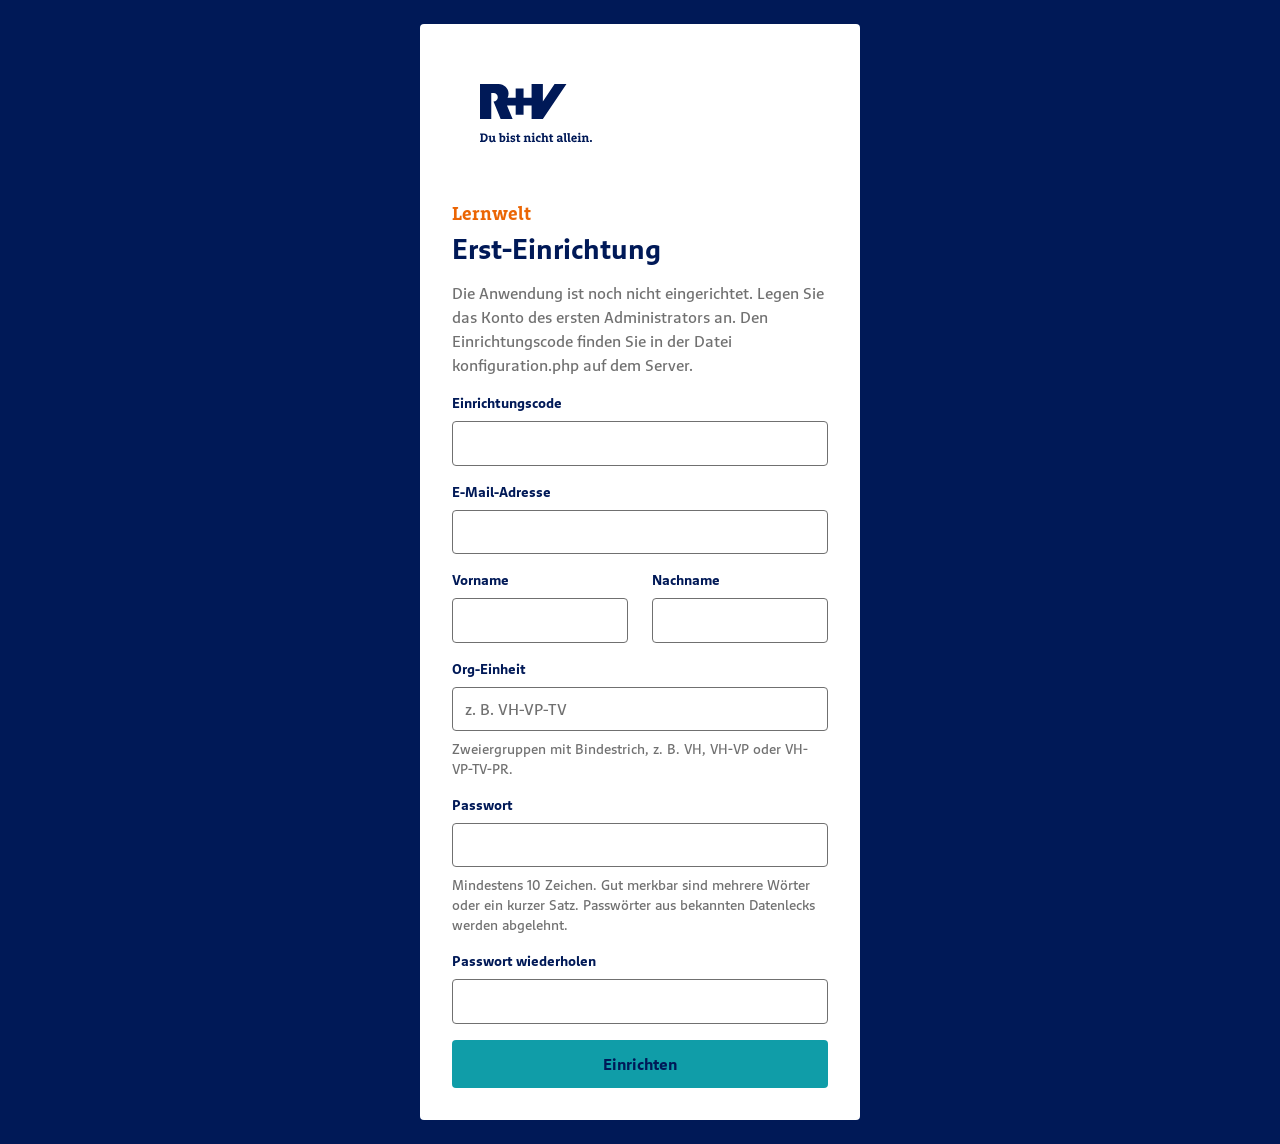
<file: webapp/index.html>
<!doctype html>
<html lang="de">
<head>
<meta charset="utf-8">
<meta name="viewport" content="width=device-width, initial-scale=1, viewport-fit=cover">
<title>R+V Lernwelt Personas</title>
<link rel="icon" href="assets/favicon.svg" type="image/svg+xml">
<link rel="stylesheet" href="assets/app.css">
</head>
<body>
<div id="app" class="app">
  <div class="laden">Daten werden geladen …</div>
</div>
<script src="assets/app.js"></script>
</body>
</html>
</file>
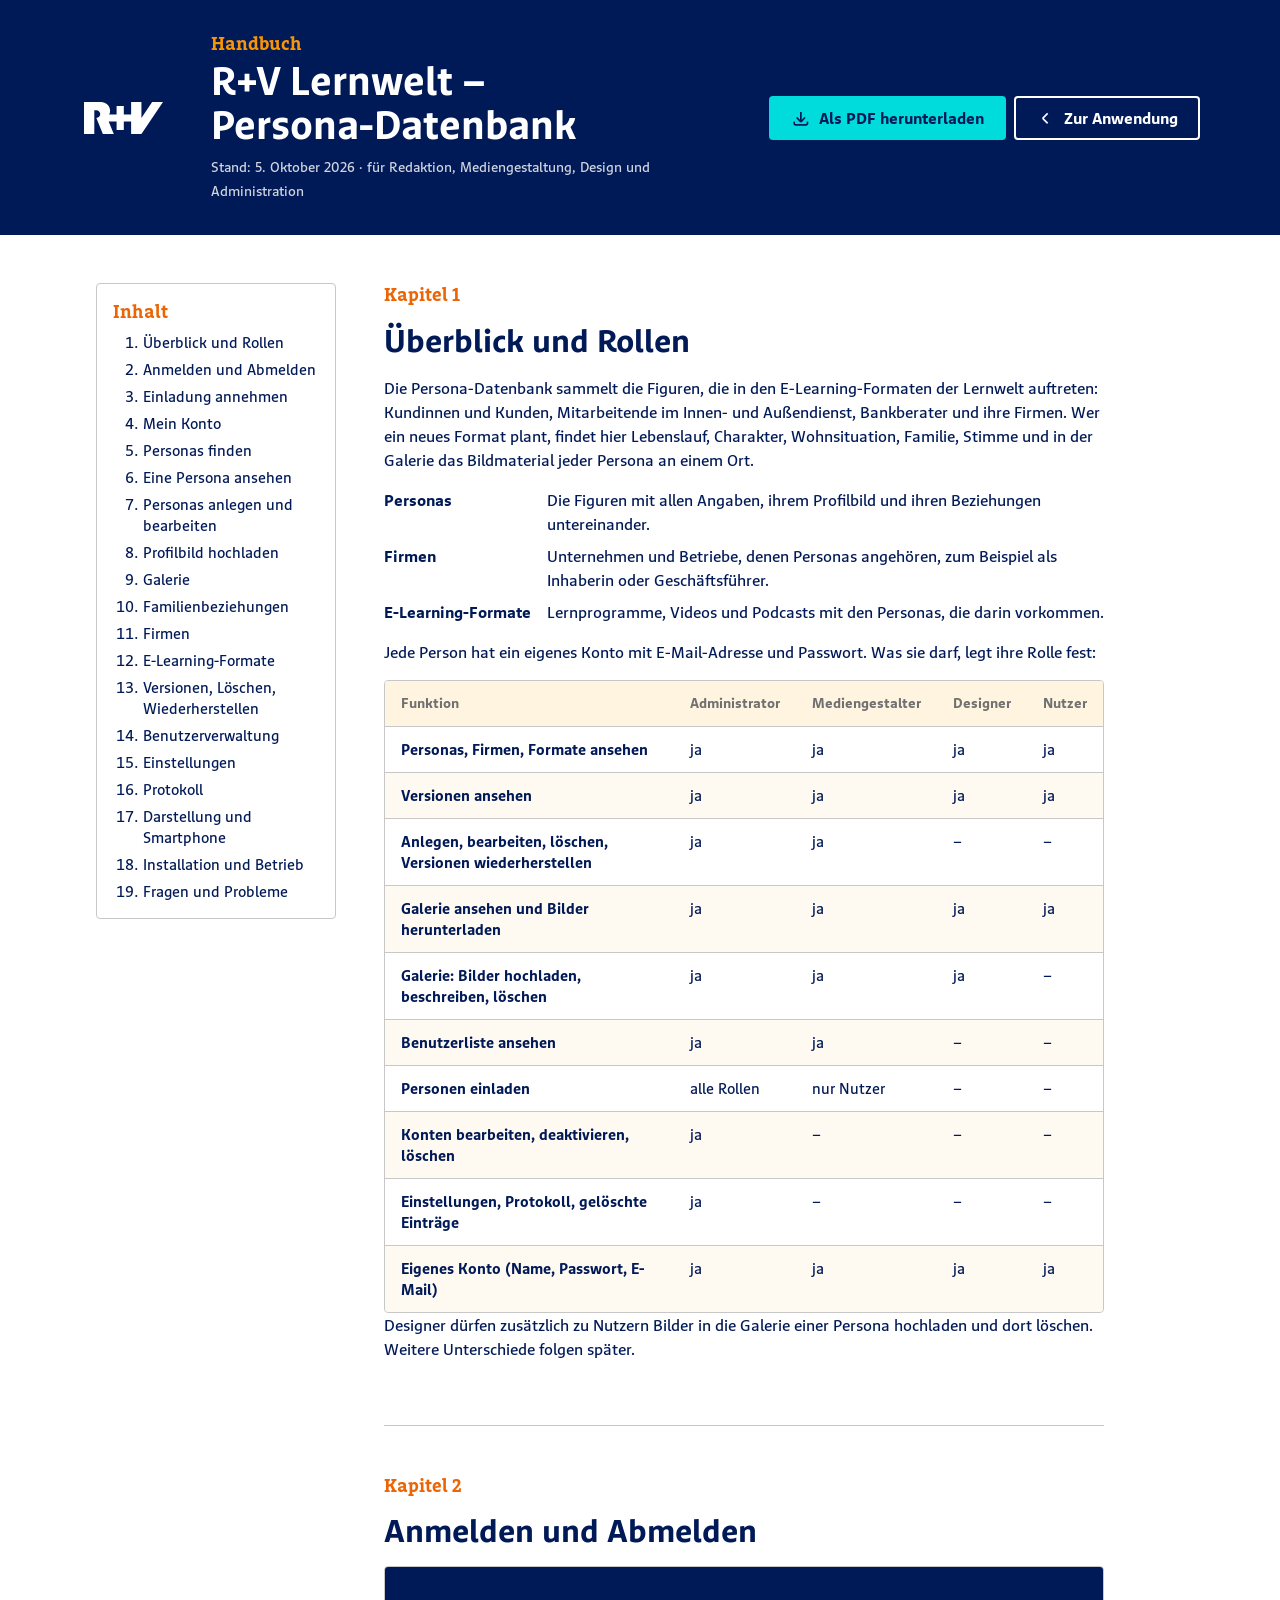
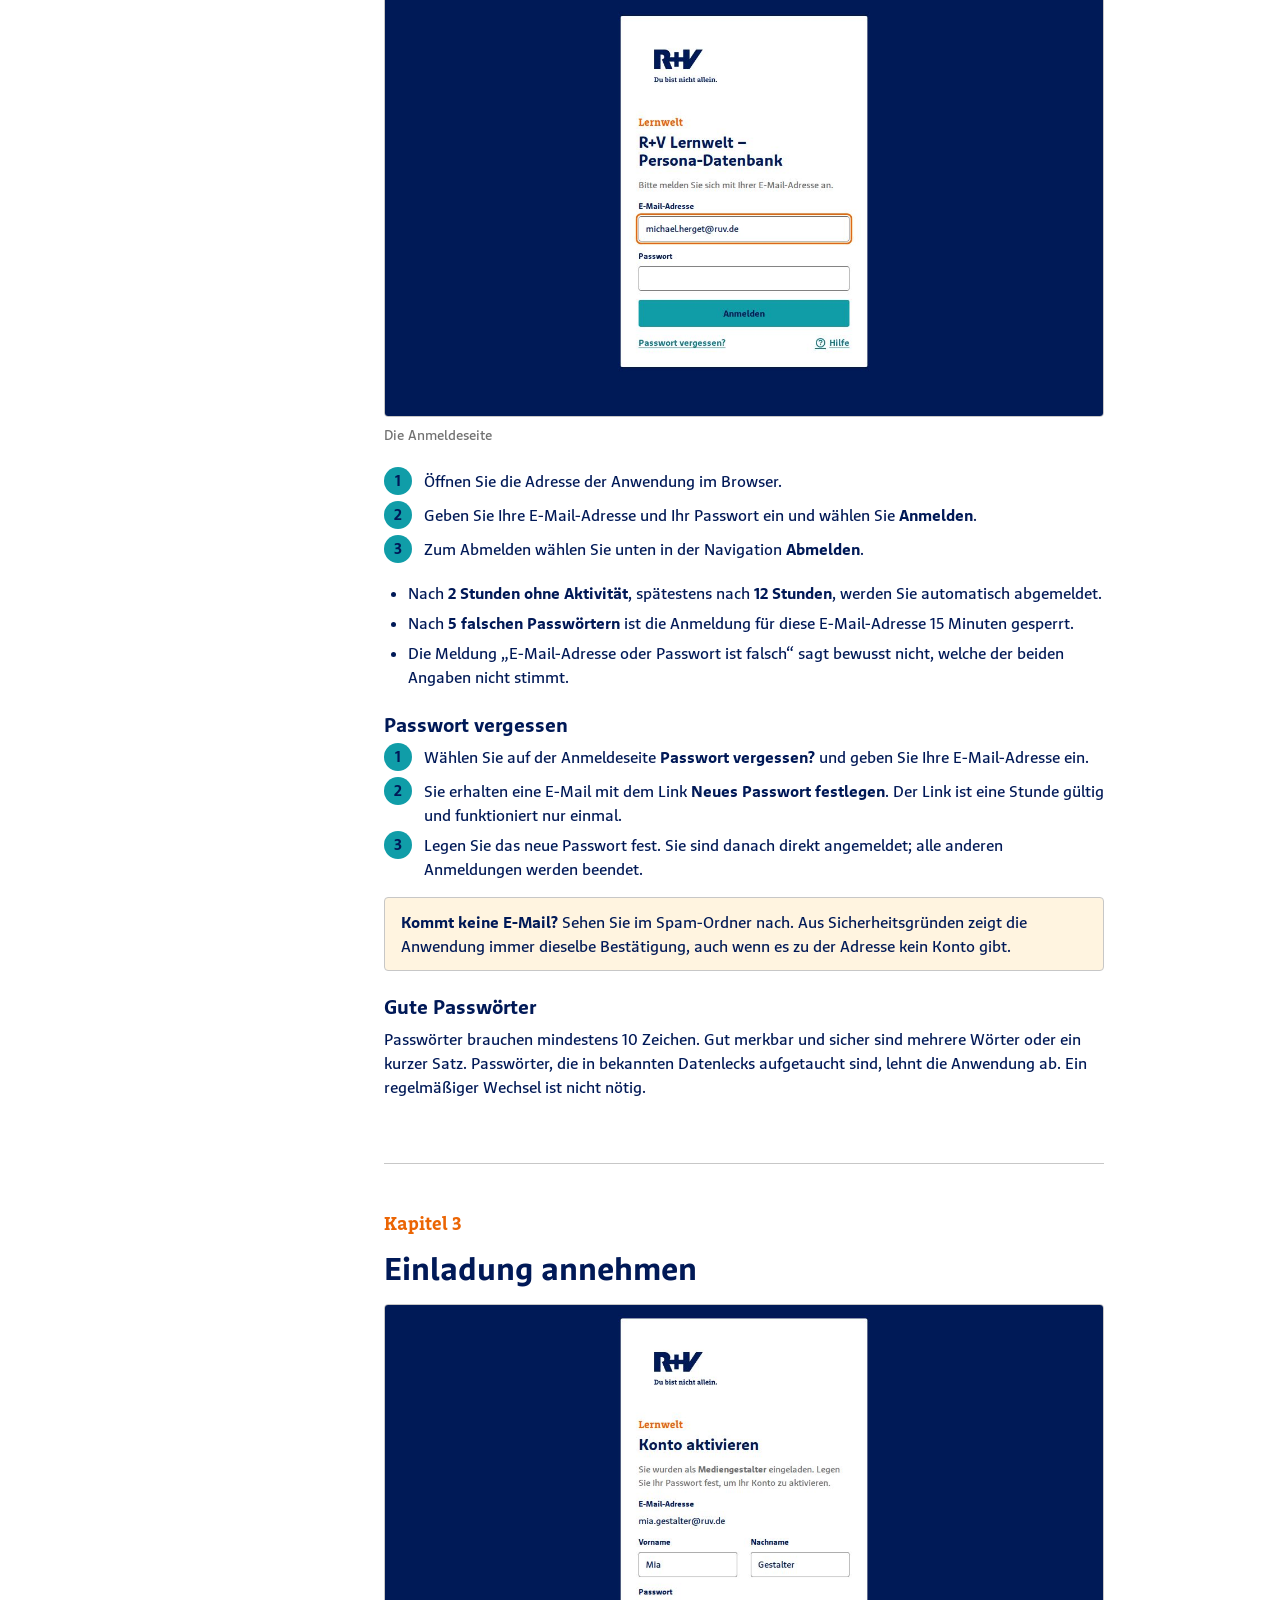
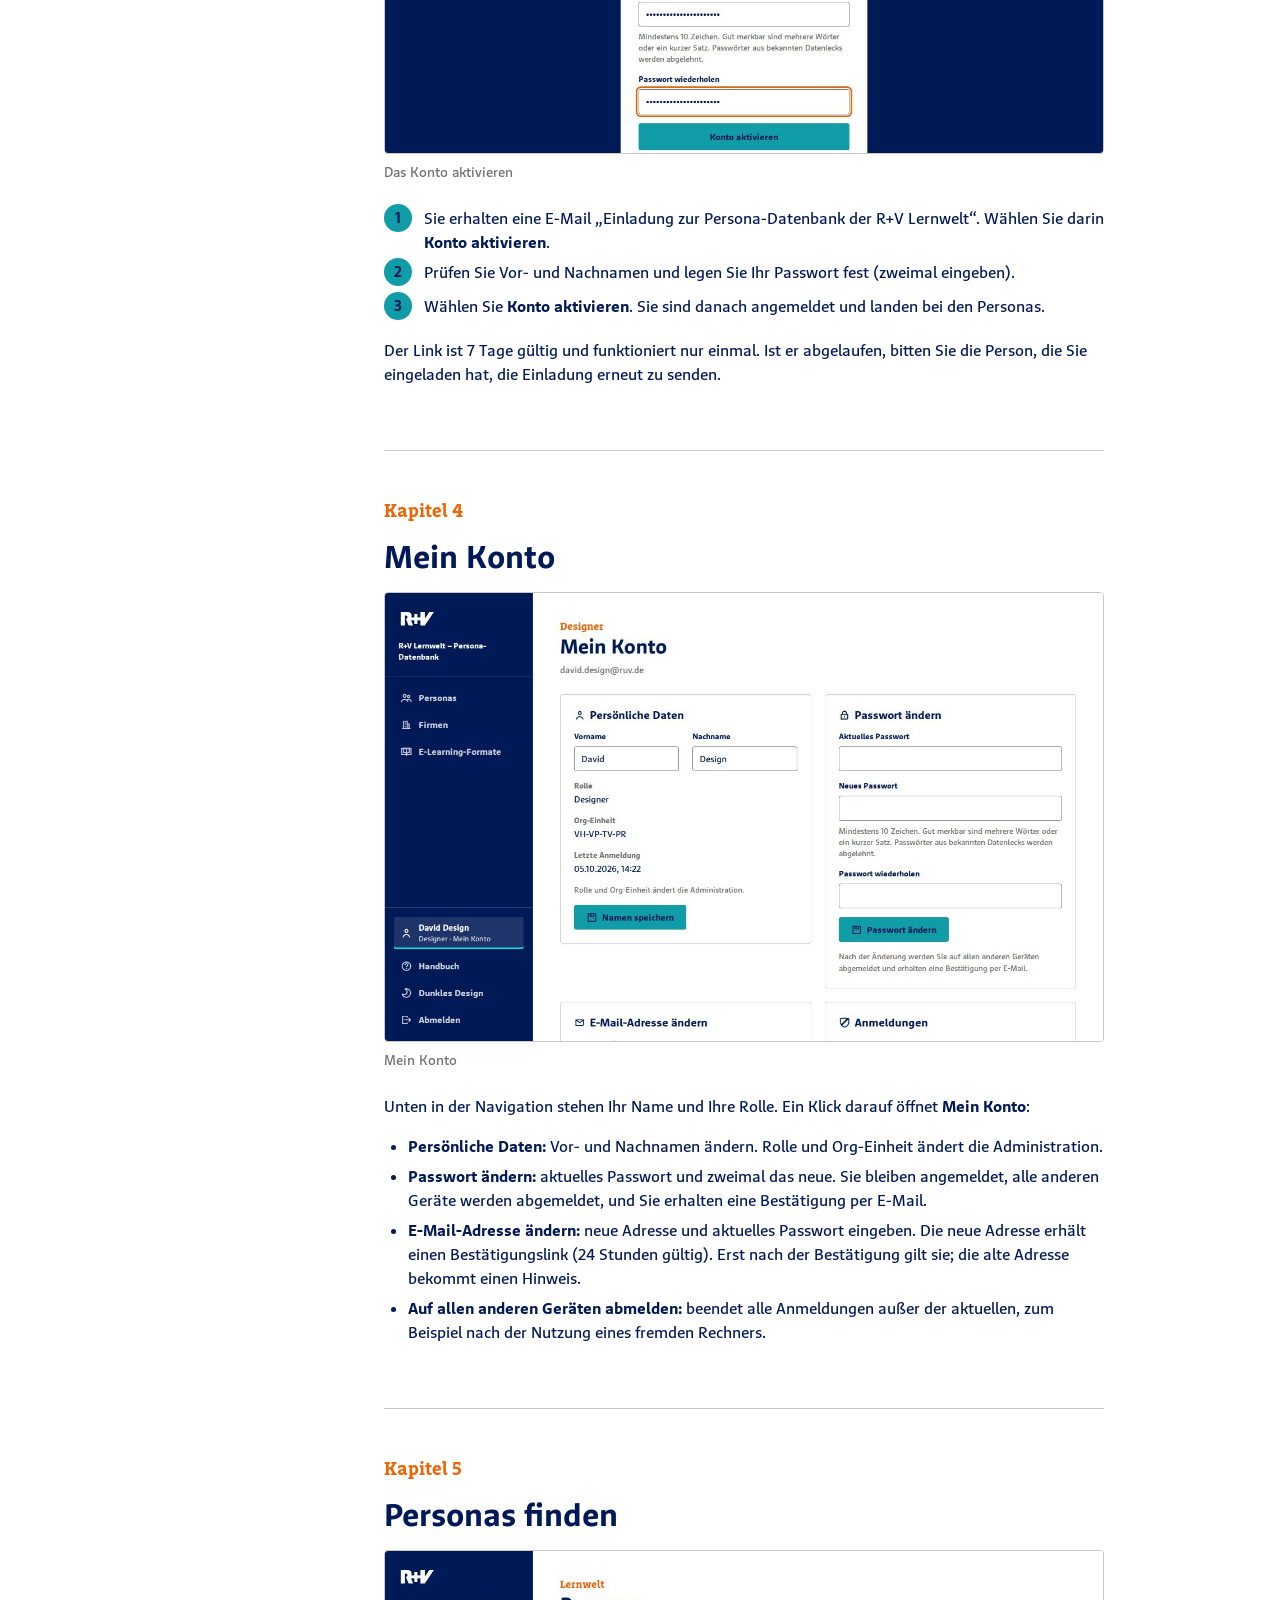
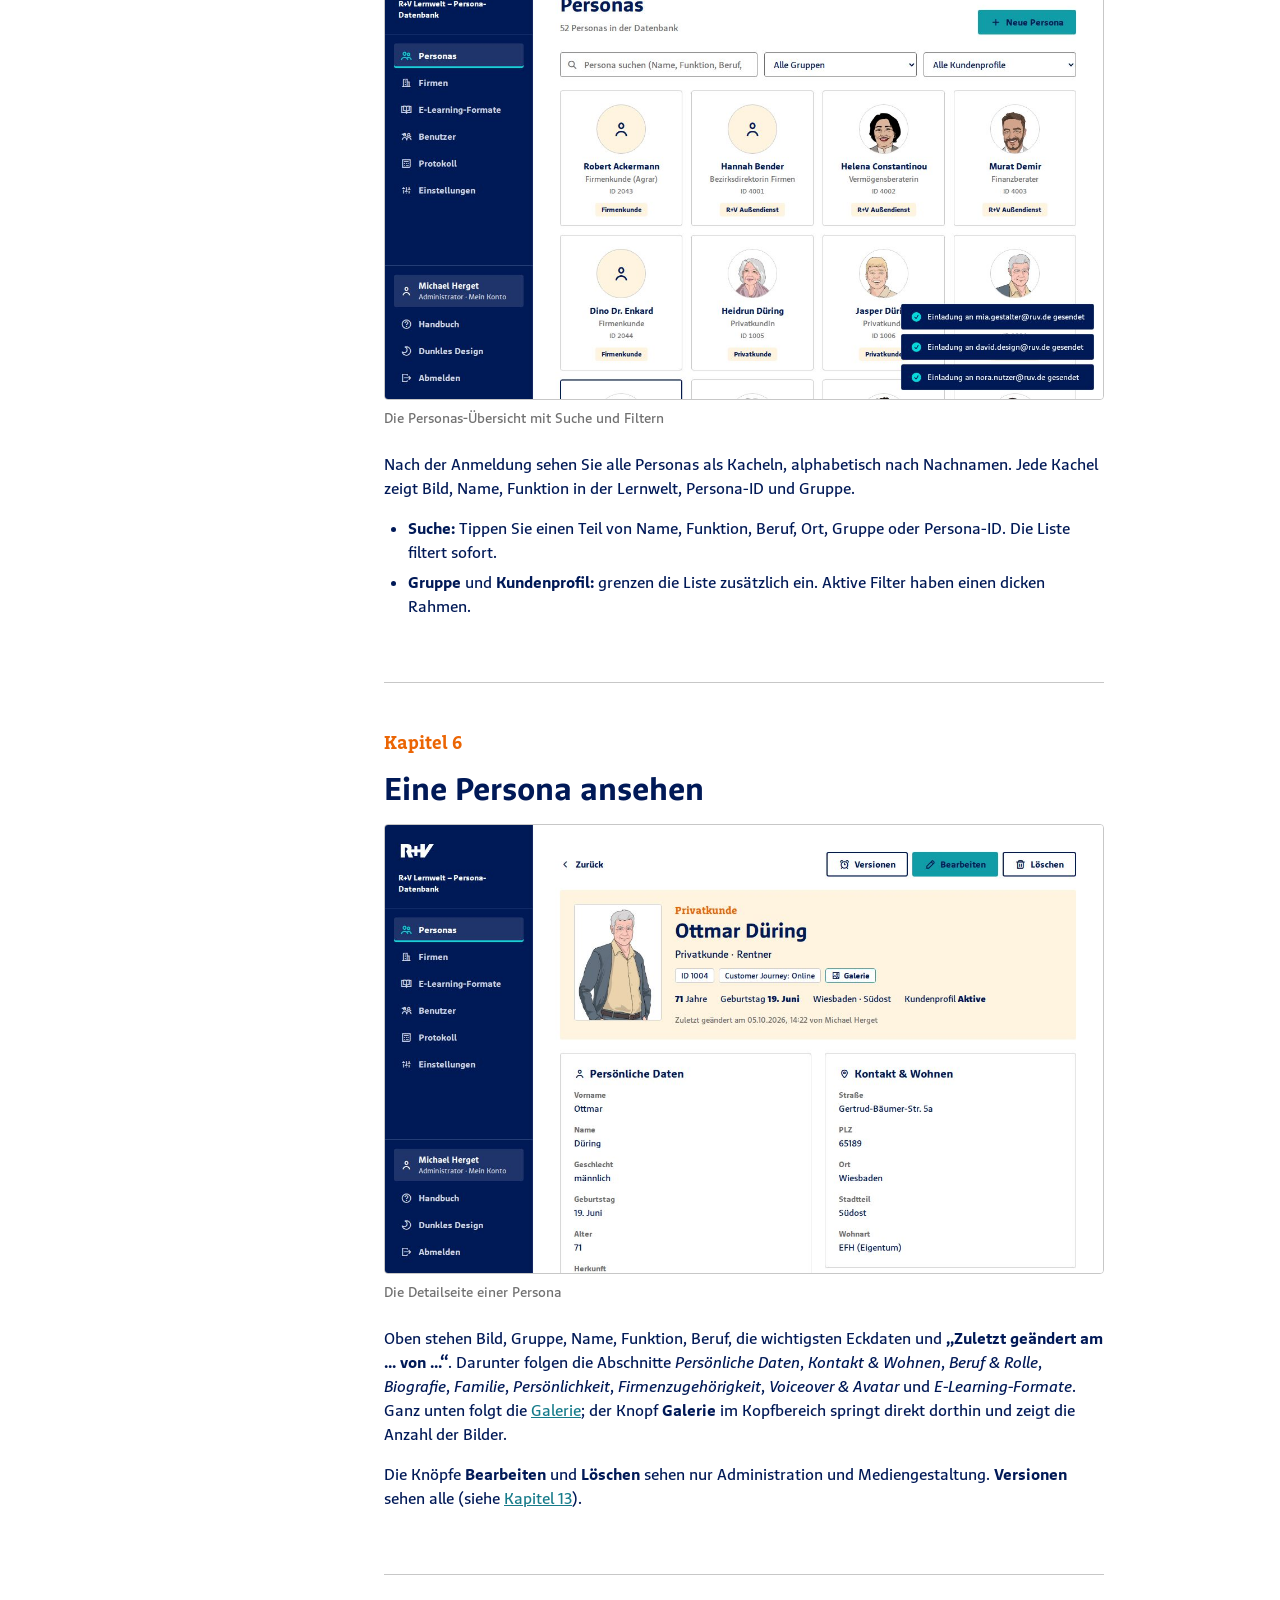
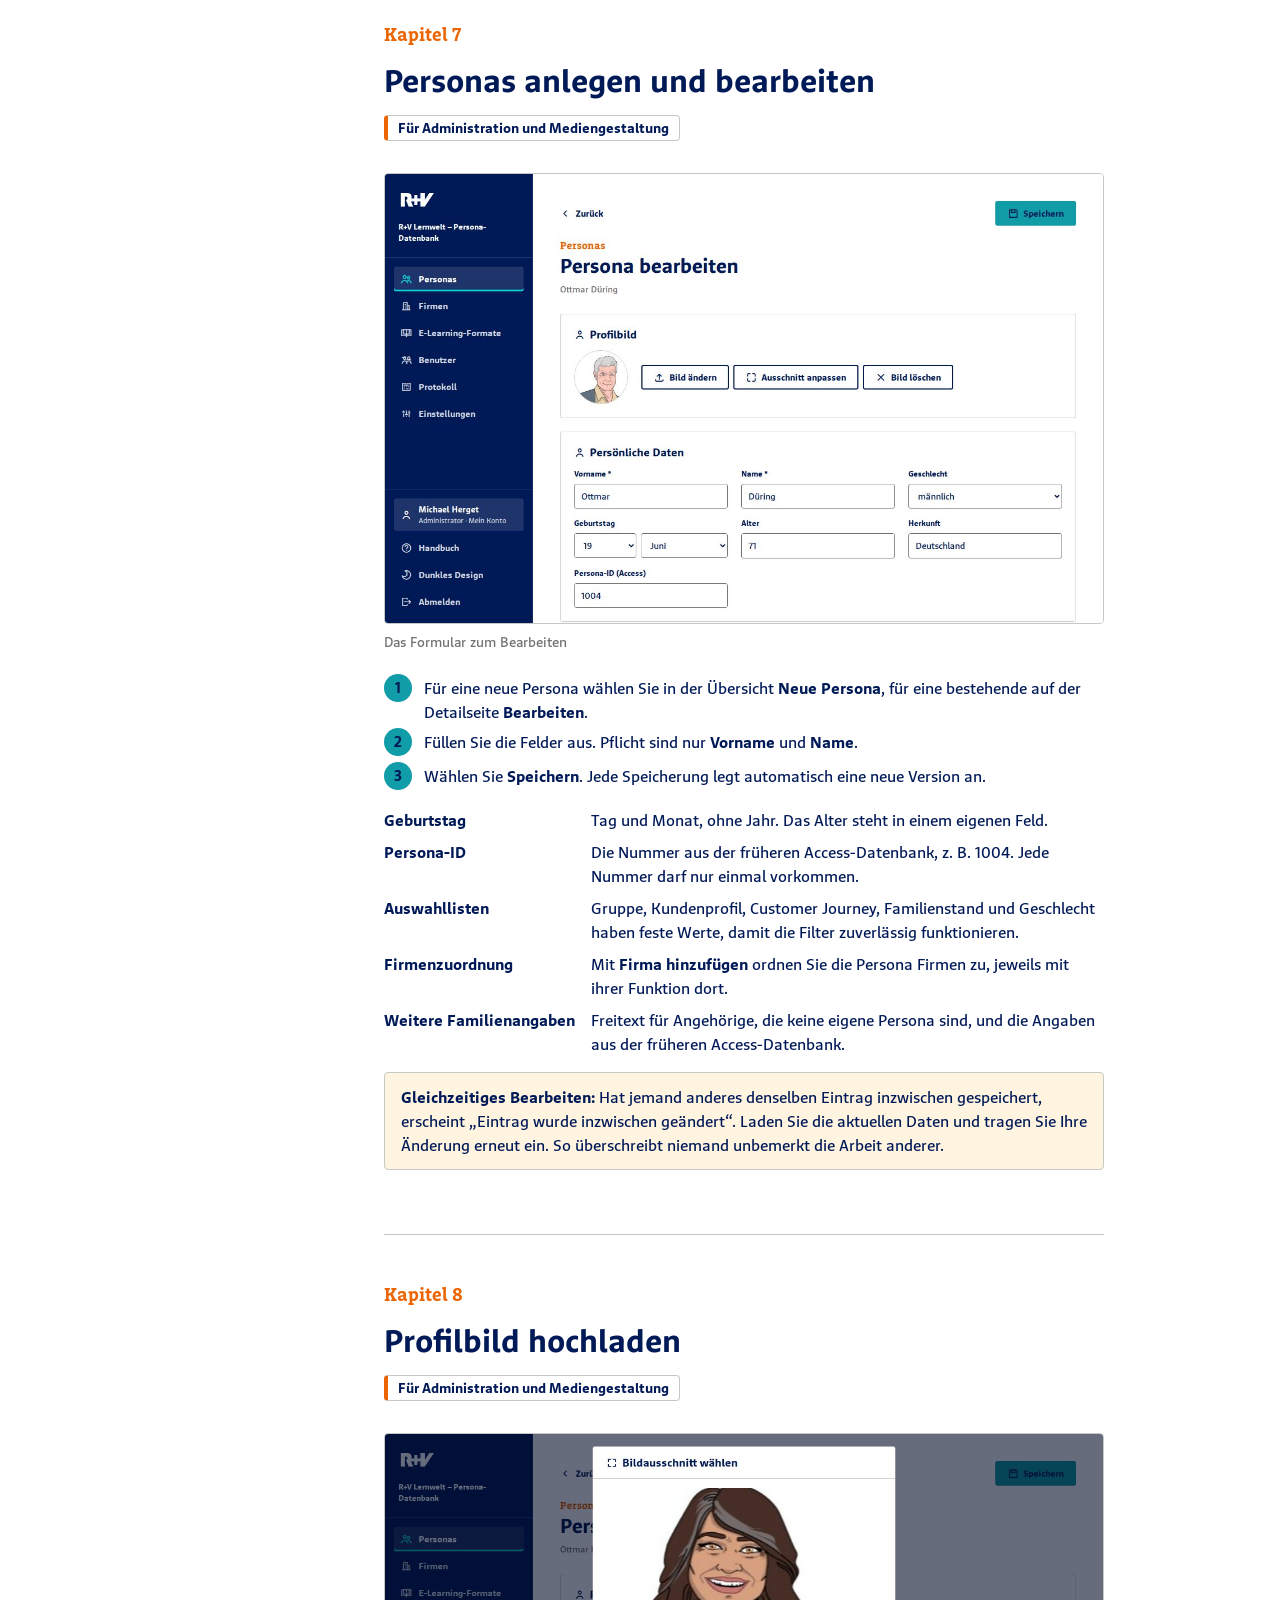
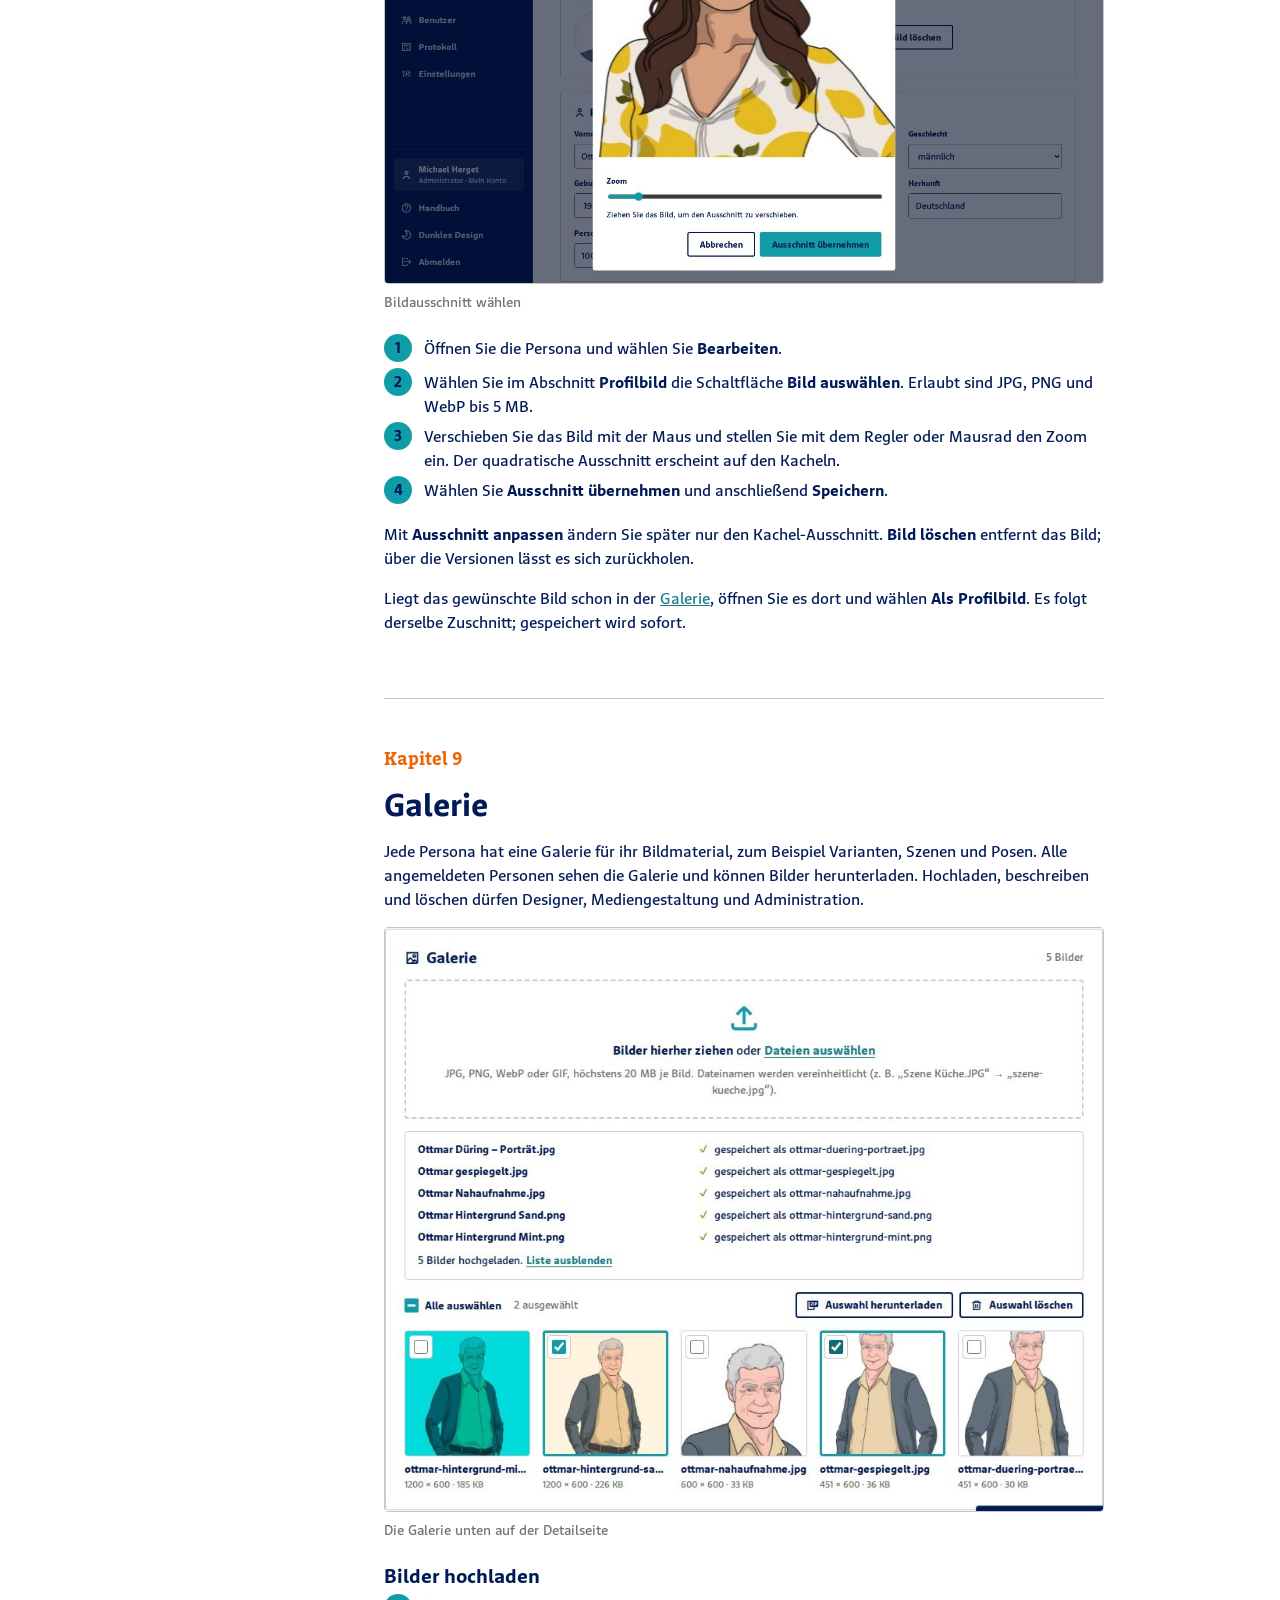
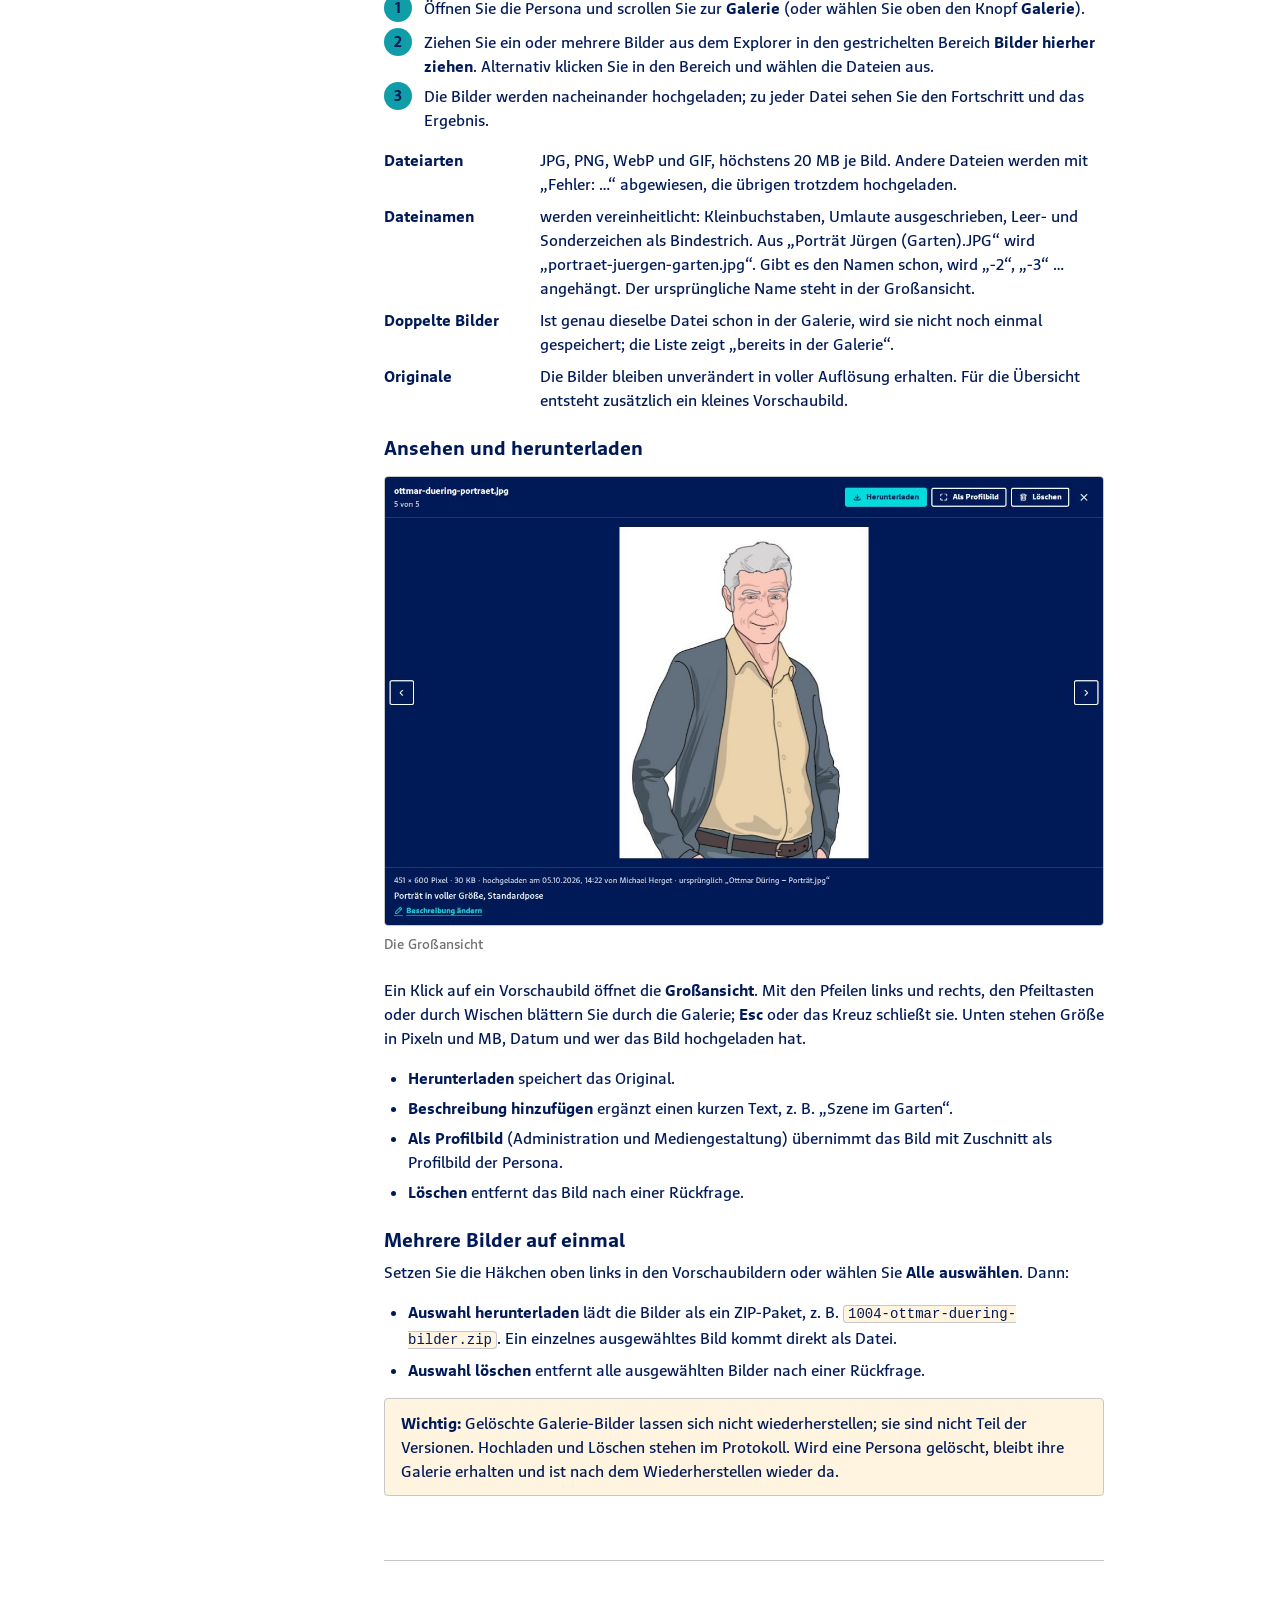
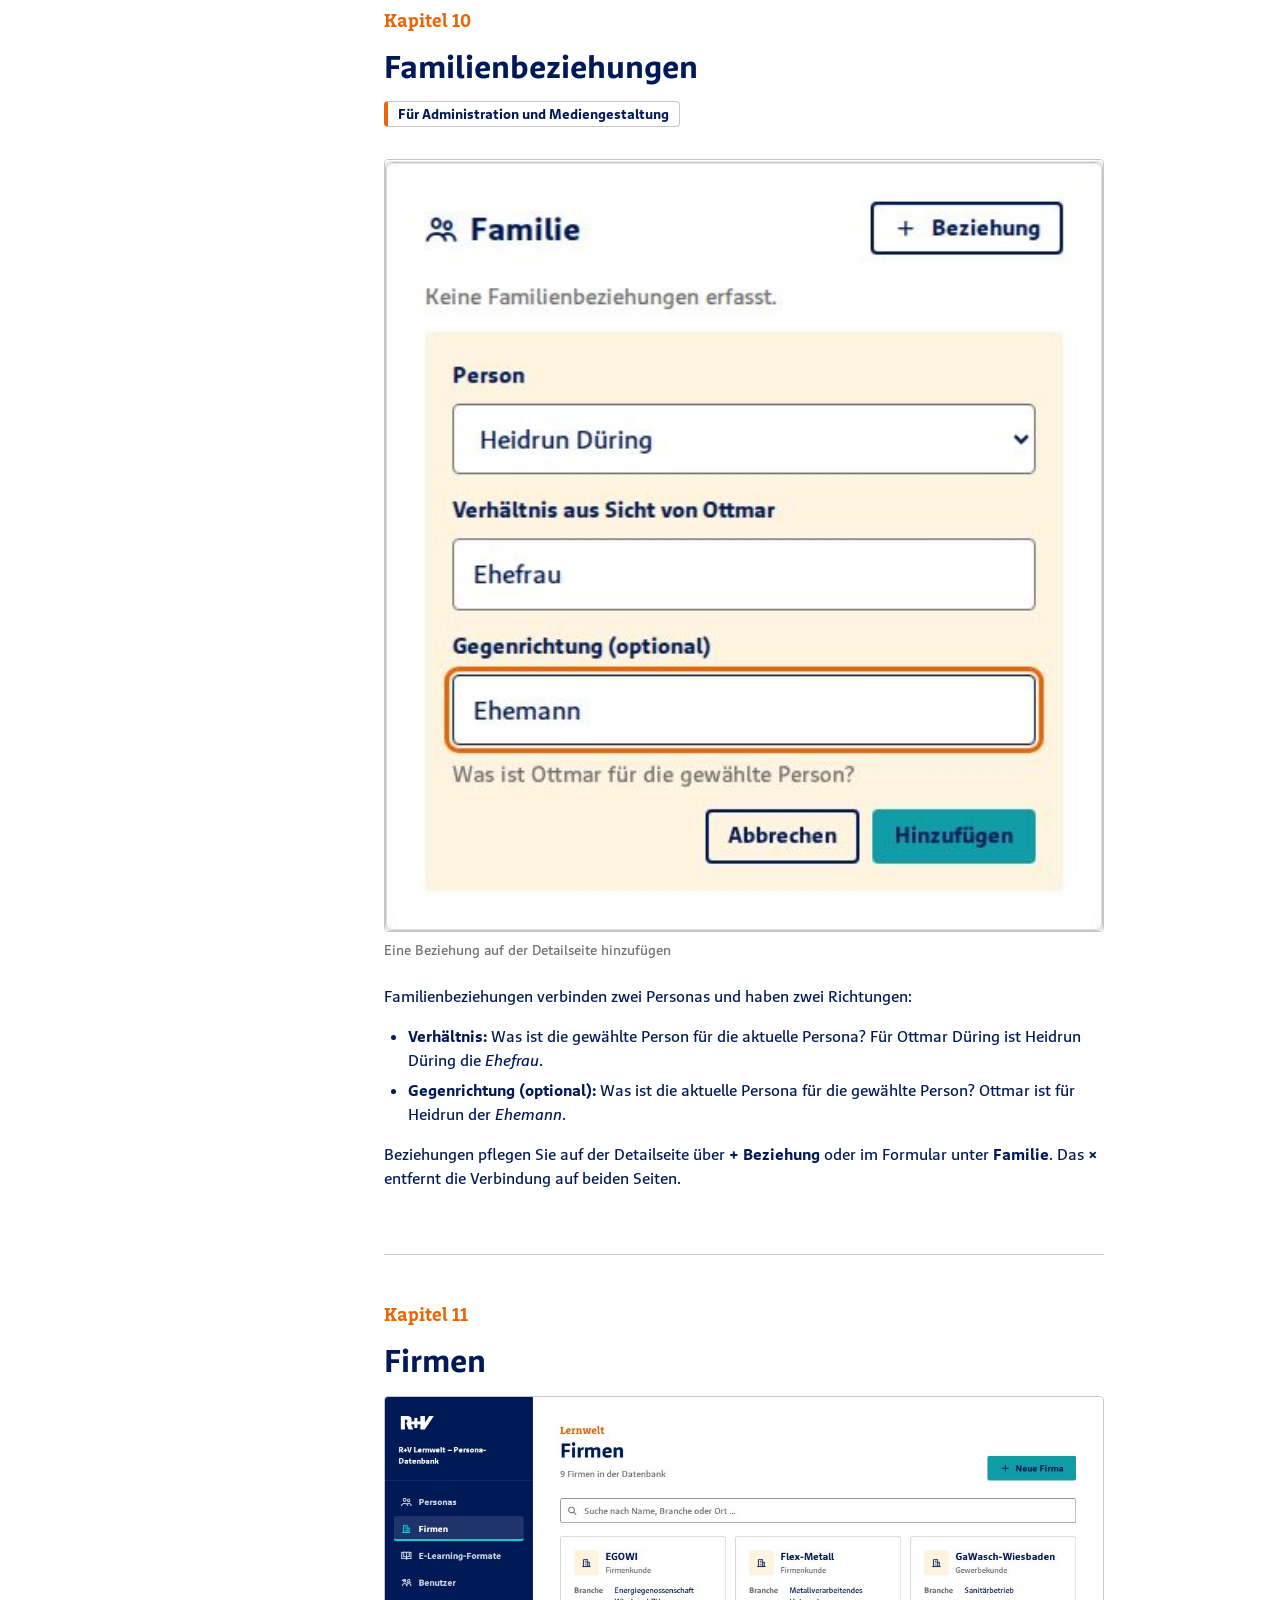
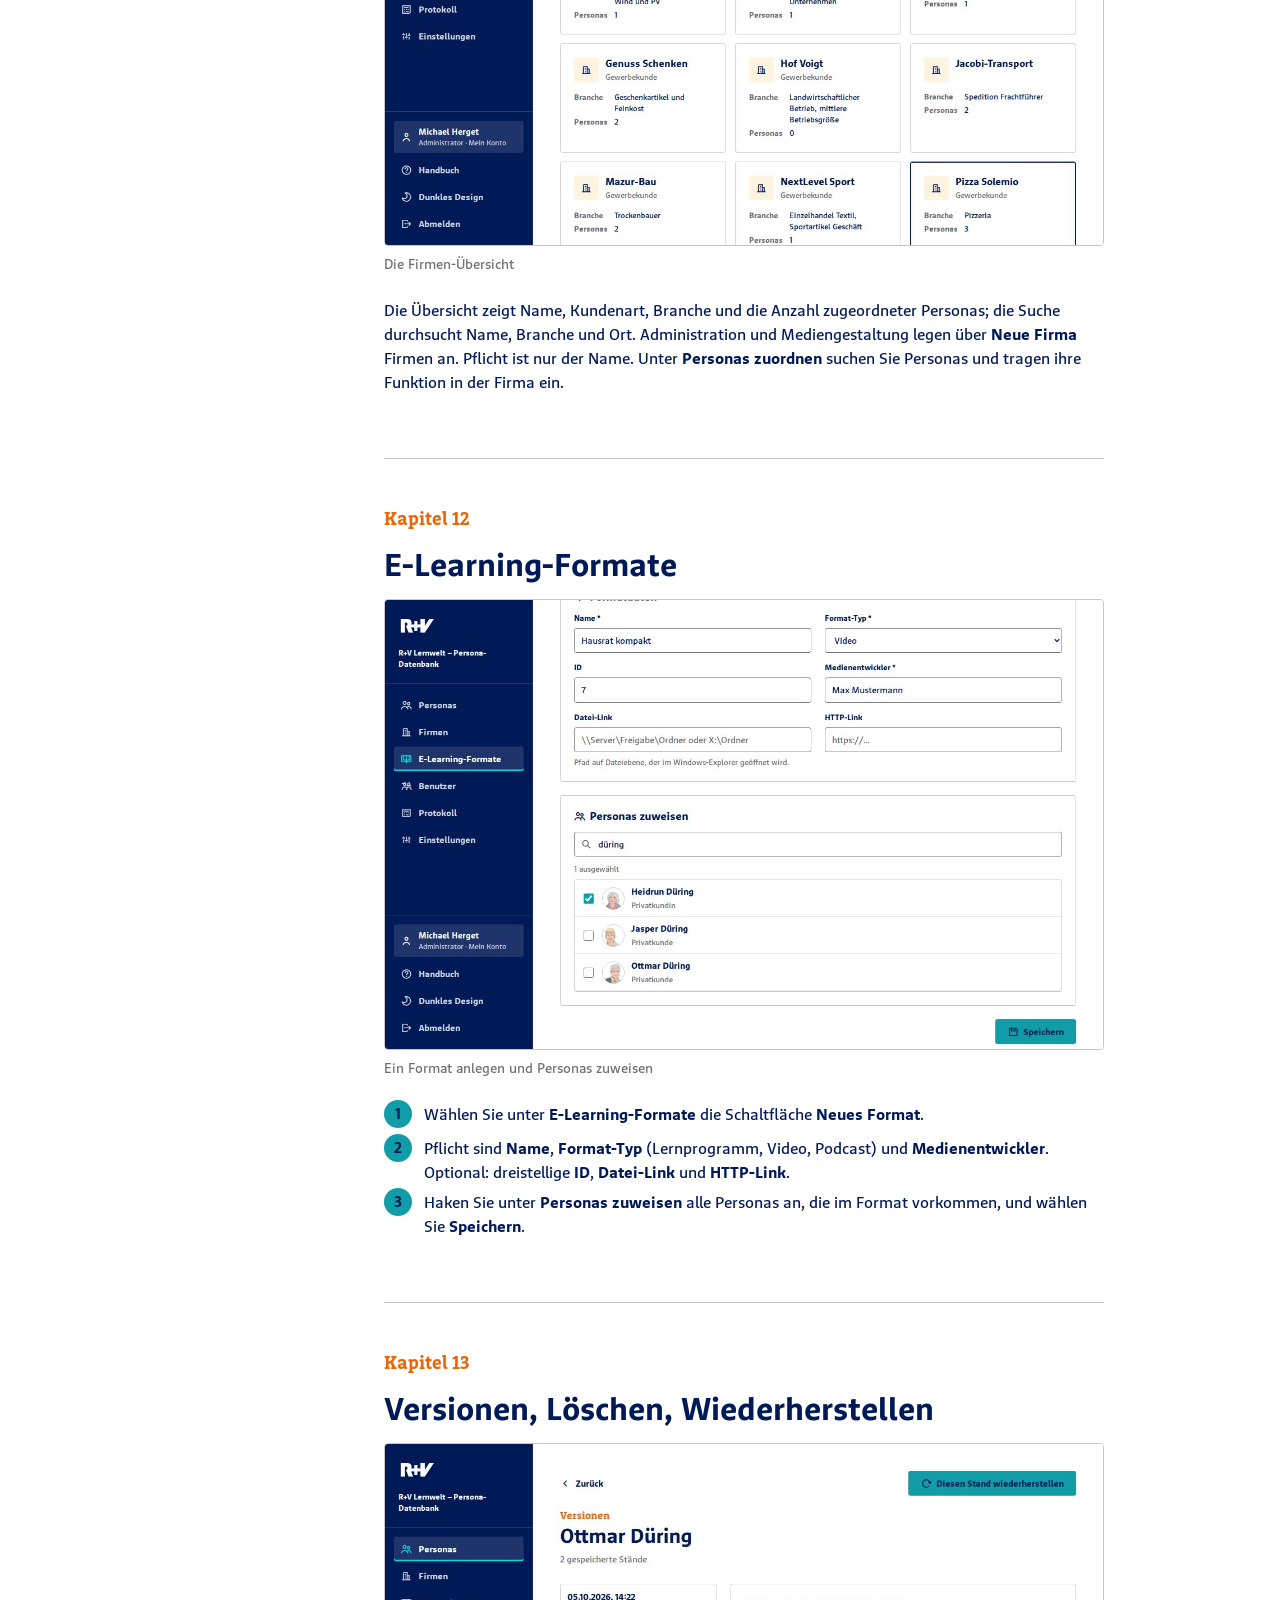
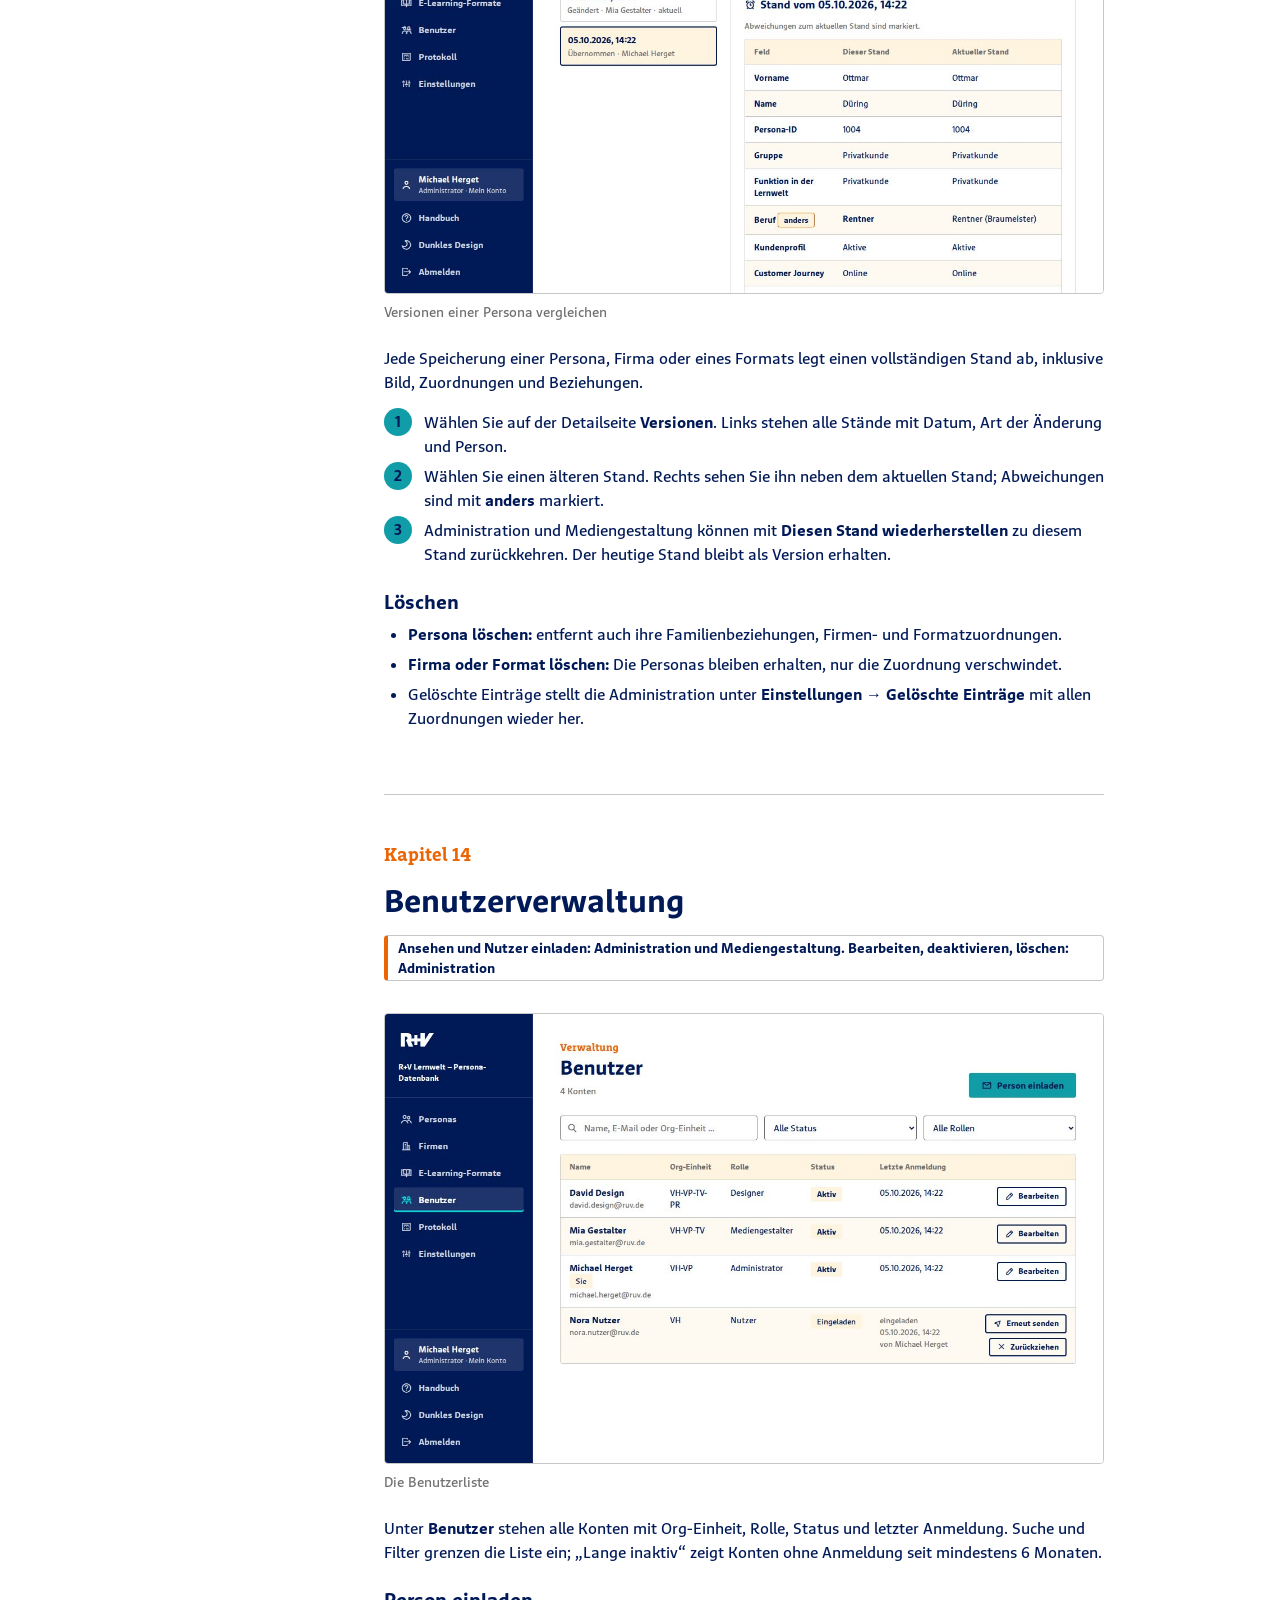
<file: webapp/handbuch.html>
<!doctype html>
<html lang="de">
<head>
<meta charset="utf-8">
<meta name="viewport" content="width=device-width, initial-scale=1, viewport-fit=cover">
<title>Handbuch Persona-Datenbank</title>
<link rel="icon" href="assets/favicon.svg" type="image/svg+xml">
<link rel="stylesheet" href="assets/app.css">
<link rel="stylesheet" href="assets/handbuch.css">
</head>
<body>
<header class="hb-kopf">
  <div class="hb-kopf-innen">
    <img class="hb-logo" src="assets/logo-negativ.svg" alt="R+V">
    <div class="hb-kopf-text">
      <p class="topline">Handbuch</p>
      <h1>R+V Lernwelt – Persona-Datenbank</h1>
      <p class="hb-stand">Stand: 5. Oktober 2026 · für Redaktion, Mediengestaltung, Design und Administration</p>
    </div>
    <div class="hb-aktionen">
      <a class="knopf knopf-primaer" href="handbuch.pdf" download="Handbuch-Persona-Datenbank.pdf"><span class="icon" aria-hidden="true">&#xe96f;</span>Als PDF herunterladen</a>
      <a class="knopf hb-knopf-hell" href="./"><span class="icon" aria-hidden="true">&#xe979;</span>Zur Anwendung</a>
    </div>
  </div>
</header>

<div class="hb-rahmen">
  <nav class="hb-inhalt" aria-label="Inhalt">
    <p class="hb-inhalt-titel">Inhalt</p>
    <ol>
      <li><a href="#ueberblick">Überblick und Rollen</a></li>
      <li><a href="#anmelden">Anmelden und Abmelden</a></li>
      <li><a href="#einladung">Einladung annehmen</a></li>
      <li><a href="#konto">Mein Konto</a></li>
      <li><a href="#personas-finden">Personas finden</a></li>
      <li><a href="#persona-ansehen">Eine Persona ansehen</a></li>
      <li><a href="#persona-bearbeiten">Personas anlegen und bearbeiten</a></li>
      <li><a href="#profilbild">Profilbild hochladen</a></li>
      <li><a href="#galerie">Galerie</a></li>
      <li><a href="#familie">Familienbeziehungen</a></li>
      <li><a href="#firmen">Firmen</a></li>
      <li><a href="#formate">E-Learning-Formate</a></li>
      <li><a href="#versionen">Versionen, Löschen, Wiederherstellen</a></li>
      <li><a href="#benutzer">Benutzerverwaltung</a></li>
      <li><a href="#einstellungen">Einstellungen</a></li>
      <li><a href="#protokoll">Protokoll</a></li>
      <li><a href="#darstellung">Darstellung und Smartphone</a></li>
      <li><a href="#administration">Installation und Betrieb</a></li>
      <li><a href="#fragen">Fragen und Probleme</a></li>
    </ol>
  </nav>

  <main class="hb-text">

    <section id="ueberblick">
      <p class="topline">Kapitel 1</p>
      <h2>Überblick und Rollen</h2>
      <p>Die Persona-Datenbank sammelt die Figuren, die in den E-Learning-Formaten der Lernwelt auftreten: Kundinnen und Kunden, Mitarbeitende im Innen- und Außendienst, Bankberater und ihre Firmen. Wer ein neues Format plant, findet hier Lebenslauf, Charakter, Wohnsituation, Familie, Stimme und in der Galerie das Bildmaterial jeder Persona an einem Ort.</p>
      <dl class="hb-begriffe">
        <dt>Personas</dt><dd>Die Figuren mit allen Angaben, ihrem Profilbild und ihren Beziehungen untereinander.</dd>
        <dt>Firmen</dt><dd>Unternehmen und Betriebe, denen Personas angehören, zum Beispiel als Inhaberin oder Geschäftsführer.</dd>
        <dt>E-Learning-Formate</dt><dd>Lernprogramme, Videos und Podcasts mit den Personas, die darin vorkommen.</dd>
      </dl>
      <p>Jede Person hat ein eigenes Konto mit E-Mail-Adresse und Passwort. Was sie darf, legt ihre Rolle fest:</p>
      <div class="tabelle-huelle"><table class="tabelle">
        <thead><tr><th scope="col">Funktion</th><th scope="col">Administrator</th><th scope="col">Mediengestalter</th><th scope="col">Designer</th><th scope="col">Nutzer</th></tr></thead>
        <tbody>
          <tr><th scope="row">Personas, Firmen, Formate ansehen</th><td>ja</td><td>ja</td><td>ja</td><td>ja</td></tr>
          <tr><th scope="row">Versionen ansehen</th><td>ja</td><td>ja</td><td>ja</td><td>ja</td></tr>
          <tr><th scope="row">Anlegen, bearbeiten, löschen, Versionen wiederherstellen</th><td>ja</td><td>ja</td><td>–</td><td>–</td></tr>
          <tr><th scope="row">Galerie ansehen und Bilder herunterladen</th><td>ja</td><td>ja</td><td>ja</td><td>ja</td></tr>
          <tr><th scope="row">Galerie: Bilder hochladen, beschreiben, löschen</th><td>ja</td><td>ja</td><td>ja</td><td>–</td></tr>
          <tr><th scope="row">Benutzerliste ansehen</th><td>ja</td><td>ja</td><td>–</td><td>–</td></tr>
          <tr><th scope="row">Personen einladen</th><td>alle Rollen</td><td>nur Nutzer</td><td>–</td><td>–</td></tr>
          <tr><th scope="row">Konten bearbeiten, deaktivieren, löschen</th><td>ja</td><td>–</td><td>–</td><td>–</td></tr>
          <tr><th scope="row">Einstellungen, Protokoll, gelöschte Einträge</th><td>ja</td><td>–</td><td>–</td><td>–</td></tr>
          <tr><th scope="row">Eigenes Konto (Name, Passwort, E-Mail)</th><td>ja</td><td>ja</td><td>ja</td><td>ja</td></tr>
        </tbody>
      </table></div>
      <p>Designer dürfen zusätzlich zu Nutzern Bilder in die Galerie einer Persona hochladen und dort löschen. Weitere Unterschiede folgen später.</p>
    </section>

    <section id="anmelden">
      <p class="topline">Kapitel 2</p>
      <h2>Anmelden und Abmelden</h2>
      <figure><img src="handbuch/anmeldung.jpg" alt="Anmeldeseite mit E-Mail-Adresse, Passwort und Link Passwort vergessen" loading="lazy"><figcaption>Die Anmeldeseite</figcaption></figure>
      <ol class="hb-schritte">
        <li>Öffnen Sie die Adresse der Anwendung im Browser.</li>
        <li>Geben Sie Ihre E-Mail-Adresse und Ihr Passwort ein und wählen Sie <b>Anmelden</b>.</li>
        <li>Zum Abmelden wählen Sie unten in der Navigation <b>Abmelden</b>.</li>
      </ol>
      <ul>
        <li>Nach <b>2 Stunden ohne Aktivität</b>, spätestens nach <b>12 Stunden</b>, werden Sie automatisch abgemeldet.</li>
        <li>Nach <b>5 falschen Passwörtern</b> ist die Anmeldung für diese E-Mail-Adresse 15 Minuten gesperrt.</li>
        <li>Die Meldung „E-Mail-Adresse oder Passwort ist falsch“ sagt bewusst nicht, welche der beiden Angaben nicht stimmt.</li>
      </ul>
      <h3>Passwort vergessen</h3>
      <ol class="hb-schritte">
        <li>Wählen Sie auf der Anmeldeseite <b>Passwort vergessen?</b> und geben Sie Ihre E-Mail-Adresse ein.</li>
        <li>Sie erhalten eine E-Mail mit dem Link <b>Neues Passwort festlegen</b>. Der Link ist eine Stunde gültig und funktioniert nur einmal.</li>
        <li>Legen Sie das neue Passwort fest. Sie sind danach direkt angemeldet; alle anderen Anmeldungen werden beendet.</li>
      </ol>
      <p class="hb-hinweis"><b>Kommt keine E-Mail?</b> Sehen Sie im Spam-Ordner nach. Aus Sicherheitsgründen zeigt die Anwendung immer dieselbe Bestätigung, auch wenn es zu der Adresse kein Konto gibt.</p>
      <h3>Gute Passwörter</h3>
      <p>Passwörter brauchen mindestens 10 Zeichen. Gut merkbar und sicher sind mehrere Wörter oder ein kurzer Satz. Passwörter, die in bekannten Datenlecks aufgetaucht sind, lehnt die Anwendung ab. Ein regelmäßiger Wechsel ist nicht nötig.</p>
    </section>

    <section id="einladung">
      <p class="topline">Kapitel 3</p>
      <h2>Einladung annehmen</h2>
      <figure><img src="handbuch/einladung.jpg" alt="Seite Konto aktivieren mit Vorname, Nachname und Passwortfeldern" loading="lazy"><figcaption>Das Konto aktivieren</figcaption></figure>
      <ol class="hb-schritte">
        <li>Sie erhalten eine E-Mail „Einladung zur Persona-Datenbank der R+V Lernwelt“. Wählen Sie darin <b>Konto aktivieren</b>.</li>
        <li>Prüfen Sie Vor- und Nachnamen und legen Sie Ihr Passwort fest (zweimal eingeben).</li>
        <li>Wählen Sie <b>Konto aktivieren</b>. Sie sind danach angemeldet und landen bei den Personas.</li>
      </ol>
      <p>Der Link ist 7 Tage gültig und funktioniert nur einmal. Ist er abgelaufen, bitten Sie die Person, die Sie eingeladen hat, die Einladung erneut zu senden.</p>
    </section>

    <section id="konto">
      <p class="topline">Kapitel 4</p>
      <h2>Mein Konto</h2>
      <figure><img src="handbuch/konto.jpg" alt="Seite Mein Konto mit Karten für Name, Passwort, E-Mail-Adresse und Anmeldungen" loading="lazy"><figcaption>Mein Konto</figcaption></figure>
      <p>Unten in der Navigation stehen Ihr Name und Ihre Rolle. Ein Klick darauf öffnet <b>Mein Konto</b>:</p>
      <ul>
        <li><b>Persönliche Daten:</b> Vor- und Nachnamen ändern. Rolle und Org-Einheit ändert die Administration.</li>
        <li><b>Passwort ändern:</b> aktuelles Passwort und zweimal das neue. Sie bleiben angemeldet, alle anderen Geräte werden abgemeldet, und Sie erhalten eine Bestätigung per E-Mail.</li>
        <li><b>E-Mail-Adresse ändern:</b> neue Adresse und aktuelles Passwort eingeben. Die neue Adresse erhält einen Bestätigungslink (24 Stunden gültig). Erst nach der Bestätigung gilt sie; die alte Adresse bekommt einen Hinweis.</li>
        <li><b>Auf allen anderen Geräten abmelden:</b> beendet alle Anmeldungen außer der aktuellen, zum Beispiel nach der Nutzung eines fremden Rechners.</li>
      </ul>
    </section>

    <section id="personas-finden">
      <p class="topline">Kapitel 5</p>
      <h2>Personas finden</h2>
      <figure><img src="handbuch/liste.jpg" alt="Übersicht der Personas als Kacheln mit Suchfeld und zwei Filtern" loading="lazy"><figcaption>Die Personas-Übersicht mit Suche und Filtern</figcaption></figure>
      <p>Nach der Anmeldung sehen Sie alle Personas als Kacheln, alphabetisch nach Nachnamen. Jede Kachel zeigt Bild, Name, Funktion in der Lernwelt, Persona-ID und Gruppe.</p>
      <ul>
        <li><b>Suche:</b> Tippen Sie einen Teil von Name, Funktion, Beruf, Ort, Gruppe oder Persona-ID. Die Liste filtert sofort.</li>
        <li><b>Gruppe</b> und <b>Kundenprofil:</b> grenzen die Liste zusätzlich ein. Aktive Filter haben einen dicken Rahmen.</li>
      </ul>
    </section>

    <section id="persona-ansehen">
      <p class="topline">Kapitel 6</p>
      <h2>Eine Persona ansehen</h2>
      <figure><img src="handbuch/detail.jpg" alt="Detailseite einer Persona mit Bild, Kopfbereich und Abschnitten" loading="lazy"><figcaption>Die Detailseite einer Persona</figcaption></figure>
      <p>Oben stehen Bild, Gruppe, Name, Funktion, Beruf, die wichtigsten Eckdaten und <b>„Zuletzt geändert am … von …“</b>. Darunter folgen die Abschnitte <i>Persönliche Daten</i>, <i>Kontakt &amp; Wohnen</i>, <i>Beruf &amp; Rolle</i>, <i>Biografie</i>, <i>Familie</i>, <i>Persönlichkeit</i>, <i>Firmenzugehörigkeit</i>, <i>Voiceover &amp; Avatar</i> und <i>E-Learning-Formate</i>. Ganz unten folgt die <a href="#galerie">Galerie</a>; der Knopf <b>Galerie</b> im Kopfbereich springt direkt dorthin und zeigt die Anzahl der Bilder.</p>
      <p>Die Knöpfe <b>Bearbeiten</b> und <b>Löschen</b> sehen nur Administration und Mediengestaltung. <b>Versionen</b> sehen alle (siehe <a href="#versionen">Kapitel 13</a>).</p>
    </section>

    <section id="persona-bearbeiten">
      <p class="topline">Kapitel 7</p>
      <h2>Personas anlegen und bearbeiten</h2>
      <p class="hb-rolle">Für Administration und Mediengestaltung</p>
      <figure><img src="handbuch/formular.jpg" alt="Formular zum Bearbeiten einer Persona" loading="lazy"><figcaption>Das Formular zum Bearbeiten</figcaption></figure>
      <ol class="hb-schritte">
        <li>Für eine neue Persona wählen Sie in der Übersicht <b>Neue Persona</b>, für eine bestehende auf der Detailseite <b>Bearbeiten</b>.</li>
        <li>Füllen Sie die Felder aus. Pflicht sind nur <b>Vorname</b> und <b>Name</b>.</li>
        <li>Wählen Sie <b>Speichern</b>. Jede Speicherung legt automatisch eine neue Version an.</li>
      </ol>
      <dl class="hb-begriffe">
        <dt>Geburtstag</dt><dd>Tag und Monat, ohne Jahr. Das Alter steht in einem eigenen Feld.</dd>
        <dt>Persona-ID</dt><dd>Die Nummer aus der früheren Access-Datenbank, z. B. 1004. Jede Nummer darf nur einmal vorkommen.</dd>
        <dt>Auswahllisten</dt><dd>Gruppe, Kundenprofil, Customer Journey, Familienstand und Geschlecht haben feste Werte, damit die Filter zuverlässig funktionieren.</dd>
        <dt>Firmenzuordnung</dt><dd>Mit <b>Firma hinzufügen</b> ordnen Sie die Persona Firmen zu, jeweils mit ihrer Funktion dort.</dd>
        <dt>Weitere Familienangaben</dt><dd>Freitext für Angehörige, die keine eigene Persona sind, und die Angaben aus der früheren Access-Datenbank.</dd>
      </dl>
      <p class="hb-hinweis"><b>Gleichzeitiges Bearbeiten:</b> Hat jemand anderes denselben Eintrag inzwischen gespeichert, erscheint „Eintrag wurde inzwischen geändert“. Laden Sie die aktuellen Daten und tragen Sie Ihre Änderung erneut ein. So überschreibt niemand unbemerkt die Arbeit anderer.</p>
    </section>

    <section id="profilbild">
      <p class="topline">Kapitel 8</p>
      <h2>Profilbild hochladen</h2>
      <p class="hb-rolle">Für Administration und Mediengestaltung</p>
      <figure><img src="handbuch/zuschnitt.jpg" alt="Dialog zum Wählen des Bildausschnitts mit Zoomregler" loading="lazy"><figcaption>Bildausschnitt wählen</figcaption></figure>
      <ol class="hb-schritte">
        <li>Öffnen Sie die Persona und wählen Sie <b>Bearbeiten</b>.</li>
        <li>Wählen Sie im Abschnitt <b>Profilbild</b> die Schaltfläche <b>Bild auswählen</b>. Erlaubt sind JPG, PNG und WebP bis 5 MB.</li>
        <li>Verschieben Sie das Bild mit der Maus und stellen Sie mit dem Regler oder Mausrad den Zoom ein. Der quadratische Ausschnitt erscheint auf den Kacheln.</li>
        <li>Wählen Sie <b>Ausschnitt übernehmen</b> und anschließend <b>Speichern</b>.</li>
      </ol>
      <p>Mit <b>Ausschnitt anpassen</b> ändern Sie später nur den Kachel-Ausschnitt. <b>Bild löschen</b> entfernt das Bild; über die Versionen lässt es sich zurückholen.</p>
      <p>Liegt das gewünschte Bild schon in der <a href="#galerie">Galerie</a>, öffnen Sie es dort und wählen <b>Als Profilbild</b>. Es folgt derselbe Zuschnitt; gespeichert wird sofort.</p>
    </section>

    <section id="galerie">
      <p class="topline">Kapitel 9</p>
      <h2>Galerie</h2>
      <p>Jede Persona hat eine Galerie für ihr Bildmaterial, zum Beispiel Varianten, Szenen und Posen. Alle angemeldeten Personen sehen die Galerie und können Bilder herunterladen. Hochladen, beschreiben und löschen dürfen Designer, Mediengestaltung und Administration.</p>
      <figure><img src="handbuch/galerie.jpg" alt="Galerie einer Persona mit Upload-Bereich, Auswahlleiste und Vorschaubildern" loading="lazy"><figcaption>Die Galerie unten auf der Detailseite</figcaption></figure>
      <h3>Bilder hochladen</h3>
      <ol class="hb-schritte">
        <li>Öffnen Sie die Persona und scrollen Sie zur <b>Galerie</b> (oder wählen Sie oben den Knopf <b>Galerie</b>).</li>
        <li>Ziehen Sie ein oder mehrere Bilder aus dem Explorer in den gestrichelten Bereich <b>Bilder hierher ziehen</b>. Alternativ klicken Sie in den Bereich und wählen die Dateien aus.</li>
        <li>Die Bilder werden nacheinander hochgeladen; zu jeder Datei sehen Sie den Fortschritt und das Ergebnis.</li>
      </ol>
      <dl class="hb-begriffe">
        <dt>Dateiarten</dt><dd>JPG, PNG, WebP und GIF, höchstens 20 MB je Bild. Andere Dateien werden mit „Fehler: …“ abgewiesen, die übrigen trotzdem hochgeladen.</dd>
        <dt>Dateinamen</dt><dd>werden vereinheitlicht: Kleinbuchstaben, Umlaute ausgeschrieben, Leer- und Sonderzeichen als Bindestrich. Aus „Porträt Jürgen (Garten).JPG“ wird „portraet-juergen-garten.jpg“. Gibt es den Namen schon, wird „-2“, „-3“ … angehängt. Der ursprüngliche Name steht in der Großansicht.</dd>
        <dt>Doppelte Bilder</dt><dd>Ist genau dieselbe Datei schon in der Galerie, wird sie nicht noch einmal gespeichert; die Liste zeigt „bereits in der Galerie“.</dd>
        <dt>Originale</dt><dd>Die Bilder bleiben unverändert in voller Auflösung erhalten. Für die Übersicht entsteht zusätzlich ein kleines Vorschaubild.</dd>
      </dl>
      <h3>Ansehen und herunterladen</h3>
      <figure><img src="handbuch/galerie-gross.jpg" alt="Großansicht eines Galerie-Bildes mit Knöpfen zum Herunterladen, als Profilbild verwenden und Löschen" loading="lazy"><figcaption>Die Großansicht</figcaption></figure>
      <p>Ein Klick auf ein Vorschaubild öffnet die <b>Großansicht</b>. Mit den Pfeilen links und rechts, den Pfeiltasten oder durch Wischen blättern Sie durch die Galerie; <b>Esc</b> oder das Kreuz schließt sie. Unten stehen Größe in Pixeln und MB, Datum und wer das Bild hochgeladen hat.</p>
      <ul>
        <li><b>Herunterladen</b> speichert das Original.</li>
        <li><b>Beschreibung hinzufügen</b> ergänzt einen kurzen Text, z. B. „Szene im Garten“.</li>
        <li><b>Als Profilbild</b> (Administration und Mediengestaltung) übernimmt das Bild mit Zuschnitt als Profilbild der Persona.</li>
        <li><b>Löschen</b> entfernt das Bild nach einer Rückfrage.</li>
      </ul>
      <h3>Mehrere Bilder auf einmal</h3>
      <p>Setzen Sie die Häkchen oben links in den Vorschaubildern oder wählen Sie <b>Alle auswählen</b>. Dann:</p>
      <ul>
        <li><b>Auswahl herunterladen</b> lädt die Bilder als ein ZIP-Paket, z. B. <code>1004-ottmar-duering-bilder.zip</code>. Ein einzelnes ausgewähltes Bild kommt direkt als Datei.</li>
        <li><b>Auswahl löschen</b> entfernt alle ausgewählten Bilder nach einer Rückfrage.</li>
      </ul>
      <p class="hb-hinweis"><b>Wichtig:</b> Gelöschte Galerie-Bilder lassen sich nicht wiederherstellen; sie sind nicht Teil der Versionen. Hochladen und Löschen stehen im Protokoll. Wird eine Persona gelöscht, bleibt ihre Galerie erhalten und ist nach dem Wiederherstellen wieder da.</p>
    </section>

    <section id="familie">
      <p class="topline">Kapitel 10</p>
      <h2>Familienbeziehungen</h2>
      <p class="hb-rolle">Für Administration und Mediengestaltung</p>
      <figure><img src="handbuch/familie.jpg" alt="Abschnitt Familie mit Feldern für Person, Verhältnis und Gegenrichtung" loading="lazy"><figcaption>Eine Beziehung auf der Detailseite hinzufügen</figcaption></figure>
      <p>Familienbeziehungen verbinden zwei Personas und haben zwei Richtungen:</p>
      <ul>
        <li><b>Verhältnis:</b> Was ist die gewählte Person für die aktuelle Persona? Für Ottmar Düring ist Heidrun Düring die <i>Ehefrau</i>.</li>
        <li><b>Gegenrichtung (optional):</b> Was ist die aktuelle Persona für die gewählte Person? Ottmar ist für Heidrun der <i>Ehemann</i>.</li>
      </ul>
      <p>Beziehungen pflegen Sie auf der Detailseite über <b>+ Beziehung</b> oder im Formular unter <b>Familie</b>. Das <b>×</b> entfernt die Verbindung auf beiden Seiten.</p>
    </section>

    <section id="firmen">
      <p class="topline">Kapitel 11</p>
      <h2>Firmen</h2>
      <figure><img src="handbuch/firmen.jpg" alt="Übersicht der Firmen als Kacheln" loading="lazy"><figcaption>Die Firmen-Übersicht</figcaption></figure>
      <p>Die Übersicht zeigt Name, Kundenart, Branche und die Anzahl zugeordneter Personas; die Suche durchsucht Name, Branche und Ort. Administration und Mediengestaltung legen über <b>Neue Firma</b> Firmen an. Pflicht ist nur der Name. Unter <b>Personas zuordnen</b> suchen Sie Personas und tragen ihre Funktion in der Firma ein.</p>
    </section>

    <section id="formate">
      <p class="topline">Kapitel 12</p>
      <h2>E-Learning-Formate</h2>
      <figure><img src="handbuch/format.jpg" alt="Formular für ein E-Learning-Format mit Persona-Auswahl" loading="lazy"><figcaption>Ein Format anlegen und Personas zuweisen</figcaption></figure>
      <ol class="hb-schritte">
        <li>Wählen Sie unter <b>E-Learning-Formate</b> die Schaltfläche <b>Neues Format</b>.</li>
        <li>Pflicht sind <b>Name</b>, <b>Format-Typ</b> (Lernprogramm, Video, Podcast) und <b>Medienentwickler</b>. Optional: dreistellige <b>ID</b>, <b>Datei-Link</b> und <b>HTTP-Link</b>.</li>
        <li>Haken Sie unter <b>Personas zuweisen</b> alle Personas an, die im Format vorkommen, und wählen Sie <b>Speichern</b>.</li>
      </ol>
    </section>

    <section id="versionen">
      <p class="topline">Kapitel 13</p>
      <h2>Versionen, Löschen, Wiederherstellen</h2>
      <figure><img src="handbuch/versionen.jpg" alt="Versionsseite mit Liste der Stände links und Vergleichstabelle rechts" loading="lazy"><figcaption>Versionen einer Persona vergleichen</figcaption></figure>
      <p>Jede Speicherung einer Persona, Firma oder eines Formats legt einen vollständigen Stand ab, inklusive Bild, Zuordnungen und Beziehungen.</p>
      <ol class="hb-schritte">
        <li>Wählen Sie auf der Detailseite <b>Versionen</b>. Links stehen alle Stände mit Datum, Art der Änderung und Person.</li>
        <li>Wählen Sie einen älteren Stand. Rechts sehen Sie ihn neben dem aktuellen Stand; Abweichungen sind mit <b>anders</b> markiert.</li>
        <li>Administration und Mediengestaltung können mit <b>Diesen Stand wiederherstellen</b> zu diesem Stand zurückkehren. Der heutige Stand bleibt als Version erhalten.</li>
      </ol>
      <h3>Löschen</h3>
      <ul>
        <li><b>Persona löschen:</b> entfernt auch ihre Familienbeziehungen, Firmen- und Formatzuordnungen.</li>
        <li><b>Firma oder Format löschen:</b> Die Personas bleiben erhalten, nur die Zuordnung verschwindet.</li>
        <li>Gelöschte Einträge stellt die Administration unter <b>Einstellungen → Gelöschte Einträge</b> mit allen Zuordnungen wieder her.</li>
      </ul>
    </section>

    <section id="benutzer">
      <p class="topline">Kapitel 14</p>
      <h2>Benutzerverwaltung</h2>
      <p class="hb-rolle">Ansehen und Nutzer einladen: Administration und Mediengestaltung. Bearbeiten, deaktivieren, löschen: Administration</p>
      <figure><img src="handbuch/benutzer.jpg" alt="Benutzerliste mit Name, Org-Einheit, Rolle, Status und letzter Anmeldung" loading="lazy"><figcaption>Die Benutzerliste</figcaption></figure>
      <p>Unter <b>Benutzer</b> stehen alle Konten mit Org-Einheit, Rolle, Status und letzter Anmeldung. Suche und Filter grenzen die Liste ein; „Lange inaktiv“ zeigt Konten ohne Anmeldung seit mindestens 6 Monaten.</p>
      <h3>Person einladen</h3>
      <figure><img src="handbuch/einladen.jpg" alt="Formular Person einladen mit E-Mail, Name, Org-Einheit und Rolle" loading="lazy"><figcaption>Eine Person einladen</figcaption></figure>
      <ol class="hb-schritte">
        <li>Wählen Sie <b>Person einladen</b>.</li>
        <li>Geben Sie E-Mail-Adresse, Vor- und Nachnamen und die <b>Org-Einheit</b> ein. Die Org-Einheit besteht aus Zweiergruppen mit Bindestrich, z. B. <code>VH</code>, <code>VH-VP</code> oder <code>VH-VP-TV-PR</code>; die Bindestriche setzt das Feld beim Tippen selbst.</li>
        <li>Wählen Sie die <b>Rolle</b>. Mediengestalter können nur Nutzer einladen.</li>
        <li>Wählen Sie <b>Einladung senden</b>. Die Person erhält eine E-Mail mit einem 7 Tage gültigen Link (siehe <a href="#einladung">Kapitel 3</a>).</li>
      </ol>
      <p>Offene Einladungen stehen als <b>Eingeladen</b> in der Liste. Mit <b>Erneut senden</b> verschicken Sie einen neuen Link (der alte wird ungültig), mit <b>Zurückziehen</b> löschen Sie die Einladung. Kann die E-Mail nicht versendet werden, zeigt die Anwendung den Link an, damit Sie ihn persönlich weitergeben können.</p>
      <h3>Konten bearbeiten</h3>
      <p>Die Administration öffnet ein Konto über <b>Bearbeiten</b> und ändert E-Mail-Adresse, Namen, Org-Einheit und Rolle. Eine neue Rolle gilt sofort; die Person wird dabei abgemeldet. Bei geänderter E-Mail-Adresse erhält die bisherige Adresse einen Hinweis.</p>
      <ul>
        <li><b>Deaktivieren:</b> Die Person kann sich nicht mehr anmelden; laufende Anmeldungen enden. <b>Wieder aktivieren</b> hebt das auf.</li>
        <li><b>Konto löschen:</b> entfernt das Konto endgültig. Protokoll und Versionen behalten den Namen.</li>
        <li>Der <b>letzte aktive Administrator</b> lässt sich weder herabstufen, deaktivieren noch löschen. Richten Sie am besten zwei Administratoren ein.</li>
      </ul>
      <h3>Inaktive Konten</h3>
      <p>Konten ohne Anmeldung seit <b>12 Monaten</b> deaktiviert die Anwendung automatisch. Die Administration erhält <b>14 Tage vorher</b> eine E-Mail mit den betroffenen Konten. Meldet sich die Person vorher an, bleibt ihr Konto aktiv.</p>
    </section>

    <section id="einstellungen">
      <p class="topline">Kapitel 15</p>
      <h2>Einstellungen</h2>
      <p class="hb-rolle">Nur für die Administration</p>
      <figure><img src="handbuch/einstellungen.jpg" alt="Einstellungen mit den Karten Anwendung, E-Mail-Versand und Datenhaltung" loading="lazy"><figcaption>Die Einstellungen</figcaption></figure>
      <h3>E-Mail-Versand</h3>
      <p>Einladungen, Links zum Zurücksetzen und Sicherheitshinweise verschickt die Anwendung über einen Postausgang (SMTP). Tragen Sie die Daten des Postfachs ein, bei ALL-INKL zum Beispiel:</p>
      <dl class="hb-begriffe">
        <dt>SMTP-Server</dt><dd>der Server aus dem KAS, z. B. <code>w0123456.kasserver.com</code></dd>
        <dt>Port / Verschlüsselung</dt><dd>465 mit SSL/TLS (oder 587 mit STARTTLS)</dd>
        <dt>Benutzername</dt><dd>die vollständige E-Mail-Adresse, z. B. <code>info@ruv-lernwelt.de</code></dd>
        <dt>Passwort</dt><dd>das Passwort des Postfachs; es wird verschlüsselt gespeichert und nie wieder angezeigt</dd>
        <dt>Absender</dt><dd><code>info@ruv-lernwelt.de</code>, Name z. B. „R+V Lernwelt“</dd>
      </dl>
      <p>Mit <b>Test-E-Mail senden</b> prüfen Sie die Einstellungen sofort.</p>
      <h3>Weitere Einstellungen</h3>
      <ul>
        <li><b>Titel der Anwendung:</b> erscheint in der Navigation, auf der Anmeldeseite und im Browser-Tab.</li>
        <li><b>Datenhaltung:</b> zeigt die Anzahl der Personas, Firmen und Formate sowie, wie viele Galerie-Bilder es gibt und wie viel Speicher sie belegen.</li>
        <li><b>Daten exportieren:</b> lädt alle Personas, Firmen, Formate, Zuordnungen und Profilbilder als JSON-Datei herunter (Sicherung). Die Galerie-Bilder gehören nicht dazu (siehe <a href="#administration">Installation und Betrieb</a>).</li>
        <li><b>Daten importieren:</b> ersetzt den gesamten Datenbestand durch eine exportierte Datei. Die bisherigen Stände bleiben als Versionen erhalten.</li>
        <li><b>Gelöschte Einträge:</b> gelöschte Personas, Firmen und Formate mit einem Klick wiederherstellen.</li>
      </ul>
    </section>

    <section id="protokoll">
      <p class="topline">Kapitel 16</p>
      <h2>Protokoll</h2>
      <p class="hb-rolle">Nur für die Administration</p>
      <figure><img src="handbuch/protokoll.jpg" alt="Protokoll als Tabelle mit Zeit, Person, Ereignis und IP-Adresse" loading="lazy"><figcaption>Das Protokoll</figcaption></figure>
      <p>Das Protokoll hält fest, wer wann was getan hat: Anmeldungen und Fehlversuche, Einladungen, Änderungen an Konten, Anlegen, Ändern, Löschen und Wiederherstellen von Personas, Firmen und Formaten, Hochladen, Löschen und ZIP-Downloads in der Galerie, Änderungen an den Einstellungen, Export und Import. Fehlversuche und Mail-Fehler sind mit <b>Achtung</b> markiert.</p>
      <p>Filtern Sie nach Bereich oder suchen Sie nach Text oder Person. IP-Adressen werden nach 90 Tagen entfernt, Einträge nach 2 Jahren gelöscht.</p>
    </section>

    <section id="darstellung">
      <p class="topline">Kapitel 17</p>
      <h2>Darstellung und Smartphone</h2>
      <figure class="hb-schmal"><img src="handbuch/mobil.jpg" alt="Personas-Übersicht auf einem Smartphone" loading="lazy"><figcaption>Auf dem Smartphone</figcaption></figure>
      <p>Die Anwendung folgt der Hell- oder Dunkel-Einstellung Ihres Systems. Mit <b>Dunkles Design</b> bzw. <b>Helles Design</b> unten in der Navigation wechseln Sie selbst. Auf Smartphone und Tablet öffnen Sie die Navigation über das Menüsymbol oben links.</p>
    </section>

    <section id="administration">
      <p class="topline">Kapitel 18</p>
      <h2>Installation und Betrieb</h2>
      <p class="hb-rolle">Für die technische Betreuung</p>
      <p>Die Anwendung läuft bei ALL-INKL.COM (oder jedem anderen Webhosting) mit <b>PHP 8.1 oder neuer</b>, <b>MySQL 5.7+ oder MariaDB 10.3+</b> und <b>HTTPS</b>. Zusatzsoftware ist nicht nötig.</p>
      <h3>Erstinstallation bei ALL-INKL</h3>
      <ol class="hb-schritte">
        <li><b>Datenbank:</b> Im KAS unter <i>Datenbanken</i> eine neue MySQL-Datenbank anlegen. Name, Benutzer und Passwort notieren.</li>
        <li><b>PHP-Version:</b> Im KAS für die Domain PHP 8.2 oder neuer einstellen.</li>
        <li><b>HTTPS:</b> Im KAS unter <i>Domain → SSL</i> ein Let's-Encrypt-Zertifikat aktivieren.</li>
        <li><b>Dateien:</b> Den Inhalt des Ordners <code>webapp</code> per FTP in das Verzeichnis der Domain laden.</li>
        <li><b>Konfiguration:</b> <code>konfiguration.beispiel.php</code> als <code>lernwelt-konfiguration.php</code> eine Ebene <i>über</i> dem Web-Verzeichnis speichern (oder als <code>konfiguration.php</code> im Web-Verzeichnis) und ausfüllen: Datenbank, Adresse (<code>basis_url</code>), ein zufälliger <code>schluessel</code>, ein <code>einrichtungs_code</code>, die E-Mail des ersten Administrators und ein <code>cron_schluessel</code>.</li>
        <li><b>Einrichtung:</b> Die Adresse im Browser öffnen. Die Seite <i>Erst-Einrichtung</i> erscheint. Einrichtungscode, Name, Org-Einheit und Passwort eingeben. Die Tabellen werden angelegt und die Startdaten (52 Personas, 9 Firmen, 27 Bilder) übernommen.</li>
        <li><b>E-Mail:</b> Unter <i>Einstellungen → E-Mail-Versand</i> das Postfach <code>info@ruv-lernwelt.de</code> eintragen und eine Test-E-Mail senden.</li>
        <li><b>Cronjob (empfohlen):</b> Im KAS unter <i>Tools → Cronjobs</i> einmal täglich die Adresse <code>https://…/api/index.php?r=wartung&amp;schluessel=…</code> aufrufen lassen. Ohne Cronjob läuft die Wartung beim ersten Seitenaufruf des Tages.</li>
        <li><b>Hochladen erlauben:</b> Die Datei <code>api/.user.ini</code> erlaubt Uploads bis 20 MB je Bild. Greift sie nicht (Fehler „größer, als der Server annimmt“), im KAS unter <i>PHP-Einstellungen</i> <code>upload_max_filesize</code> auf mindestens 21M und <code>post_max_size</code> auf 24M setzen.</li>
        <li><b>Galerie-Ordner:</b> Die Galerie-Bilder liegen als Dateien in <code>daten/galerie</code> (per <code>.htaccess</code> gesperrt, nur nach Anmeldung abrufbar). Besser ist ein Ordner außerhalb des Web-Verzeichnisses: dafür in der Konfiguration <code>galerie_ordner</code> setzen, z. B. <code>/www/htdocs/w0123456/lernwelt-galerie</code>.</li>
        <li><b>Aufräumen:</b> Nach der Einrichtung den Ordner <code>einrichtung/startdaten</code> löschen. Er ist zwar gesperrt, wird aber nicht mehr gebraucht.</li>
      </ol>
      <h3>Sicherheit</h3>
      <ul>
        <li>Passwörter werden mit Argon2id gespeichert, Links in E-Mails nur als Prüfsumme. Das SMTP-Passwort liegt verschlüsselt in der Datenbank.</li>
        <li>Anmeldungen laufen über ein sicheres Cookie (<code>Secure</code>, <code>HttpOnly</code>, <code>SameSite=Strict</code>); Änderungen sind zusätzlich gegen Anfragen fremder Seiten geschützt.</li>
        <li>Die Datei <code>.htaccess</code> erzwingt HTTPS, setzt Sicherheits-Header (u. a. HSTS und Content-Security-Policy) und sperrt <code>lib/</code>, <code>einrichtung/</code> und die Konfiguration.</li>
        <li>Profilbilder liegen in der Datenbank, Galerie-Bilder im gesperrten Galerie-Ordner. Beide sind nur nach Anmeldung abrufbar. Hochgeladene Dateien werden auf echten Bildinhalt geprüft und unter einem Zufallsnamen gespeichert.</li>
      </ul>
      <h3>Sicherung und Updates</h3>
      <ul>
        <li><b>Datensicherung:</b> ALL-INKL sichert Datenbanken und Webspace täglich. Zusätzlich empfiehlt sich regelmäßig <i>Einstellungen → Daten exportieren</i> und, für die Galerie, eine Kopie des Galerie-Ordners per FTP.</li>
        <li><b>Update der Anwendung:</b> alle Dateien außer der Konfigurationsdatei und dem Ordner <code>daten/</code> (Galerie) ersetzen. Die übrigen Daten liegen in der Datenbank und bleiben erhalten; neue Tabellen legt die Anwendung beim ersten Aufruf selbst an.</li>
        <li><b>Den <code>schluessel</code> nie ändern</b>, sonst muss das SMTP-Passwort neu eingegeben werden.</li>
      </ul>
    </section>

    <section id="fragen">
      <p class="topline">Kapitel 19</p>
      <h2>Fragen und Probleme</h2>
      <dl class="hb-faq">
        <dt>„Die Anwendung konnte nicht gestartet werden.“</dt>
        <dd>Konfigurationsdatei oder Datenbank sind nicht erreichbar. Prüfen Sie die Zugangsdaten in der Konfiguration.</dd>
        <dt>Es kommen keine E-Mails an.</dt>
        <dd>Prüfen Sie unter <i>Einstellungen → E-Mail-Versand</i> mit einer Test-E-Mail. Fehler beim Versand stehen im Protokoll. Sehen Sie auch im Spam-Ordner nach.</dd>
        <dt>„Zu viele Fehlversuche“.</dt>
        <dd>Nach fünf falschen Passwörtern ist die Anmeldung für 15 Minuten gesperrt. Warten Sie oder nutzen Sie „Passwort vergessen“.</dd>
        <dt>„Ihr Konto ist deaktiviert“.</dt>
        <dd>Das Konto wurde von der Administration oder nach 12 Monaten ohne Anmeldung automatisch deaktiviert. Die Administration kann es wieder aktivieren.</dd>
        <dt>„Der Link ist ungültig oder abgelaufen.“</dt>
        <dd>Einladungen gelten 7 Tage, Links zum Zurücksetzen eine Stunde, jeder Link nur einmal. Lassen Sie sich einen neuen Link schicken.</dd>
        <dt>„Eintrag wurde inzwischen geändert“.</dt>
        <dd>Jemand anderes hat gespeichert, während Sie bearbeitet haben. Laden Sie die aktuellen Daten und wiederholen Sie Ihre Änderung.</dd>
        <dt>Ein Bild lässt sich nicht hochladen.</dt>
        <dd>Erlaubt sind JPG, PNG, WebP und GIF bis 20 MB. Andere Formate (z. B. TIFF, PSD, HEIC vom iPhone) vorher als JPG oder PNG speichern. Meldet der Server „größer, als der Server annimmt“, siehe <a href="#administration">Installation</a>.</dd>
        <dt>Der einzige Administrator kommt nicht mehr ins Konto.</dt>
        <dd>„Passwort vergessen“ nutzen. Funktioniert auch der Mailversand nicht, hilft die technische Betreuung über die Datenbank. Vorbeugend am besten zwei Administratoren einrichten.</dd>
      </dl>
    </section>

  </main>
</div>

<footer class="hb-fuss">
  <p>R+V Lernwelt – Persona-Datenbank · Handbuch · Stand 5. Oktober 2026</p>
</footer>
</body>
</html>
</file>
<file: webapp/assets/app.css>
/* R+V Lernwelt – Persona-Datenbank
   Gestaltung nach dem Design-System „R+V Design“ (tokens.json, README):
   - Dunkelblau ist das Fundament, Mint nur für Interaktion, Orange für Toplines und Fokus.
   - Rot nur als Funktionsfarbe in Formularen, immer mit Wort oder Symbol.
   - Radius 4 px, keine Schatten, keine Verläufe. Hausschriften RuV Sans und RuV Slab.
   Layout: feste dunkelblaue Navigation links, Inhalt als Kachel- und Karten-Raster rechts. */

@font-face { font-family: "RuV Sans"; src: url("fonts/RuVSans-Regular.woff2") format("woff2"); font-weight: 400; font-style: normal; font-display: swap; }
@font-face { font-family: "RuV Sans"; src: url("fonts/RuVSans-RegularItalic.woff2") format("woff2"); font-weight: 400; font-style: italic; font-display: swap; }
@font-face { font-family: "RuV Sans"; src: url("fonts/RuVSans-Bold.woff2") format("woff2"); font-weight: 700; font-style: normal; font-display: swap; }
@font-face { font-family: "RuV Sans"; src: url("fonts/RuVSans-Black.woff2") format("woff2"); font-weight: 900; font-style: normal; font-display: swap; }
@font-face { font-family: "RuV Slab"; src: url("fonts/RuVSlab-Bold.woff2") format("woff2"); font-weight: 700; font-style: normal; font-display: swap; }
@font-face { font-family: "RuV-Icons-v3"; src: url("fonts/RuV-Icons-v3.woff2") format("woff2"); font-weight: 400; font-style: normal; font-display: block; }

:root {
  /* Markenfarben */
  --primary: #001957;
  --white: #ffffff;
  --sand: #fff4e0;
  --orange-light: #f79506;
  --orange-dark: #eb6504;
  --mint-light: #00dcdc;
  --mint-dark: #109da8;
  --grey-1: #f5f5f5;
  --grey-2: #ececec;
  --grey-3: #c7c7c7;
  --grey-5: #707070;

  /* Rollen (Theme „hell“) */
  --surface: #ffffff;
  --surface-soft: #fff4e0;
  --ink: #001957;
  --ink-muted: #707070;
  --highlight: #eb6504;
  --interactive: #109da8;
  --interactive-hover: #00dcdc;
  --on-interactive: #001957;
  --link: #167b8a;
  --border: #c7c7c7;
  --error: #ff4c4c;
  --success: #759a03;
  --nav-bg: #001957;
  --nav-text: rgba(255, 255, 255, 0.82);
  --nav-linie: rgba(255, 255, 255, 0.16);
  --nav-aktiv: rgba(255, 255, 255, 0.12);

  /* Schrift */
  --font-sans: "RuV Sans", Arial, Helvetica, sans-serif;
  --font-slab: "RuV Slab", Georgia, serif;
  --font-icons: "RuV-Icons-v3";

  /* Abstände und Radien */
  --space-1: 4px;
  --space-2: 8px;
  --space-3: 16px;
  --space-4: 24px;
  --space-5: 32px;
  --space-6: 48px;
  --radius-base: 4px;
  --nav-breite: 264px;
}
@media (prefers-color-scheme: dark) {
  :root:not([data-theme="light"]) {
    --surface: #001957;
    --surface-soft: #001957;
    --ink: #ffffff;
    --ink-muted: #bdc4d4;
    --highlight: #f79506;
    --interactive: #00dcdc;
    --interactive-hover: #2ee6e6;
    --on-interactive: #001957;
    --link: #5befef;
    --border: #a2abc2;
    --error: #ff8484;
    --success: #8ebc27;
    --nav-linie: rgba(255, 255, 255, 0.28);
    color-scheme: dark;
  }
}
:root[data-theme="dark"] {
  --surface: #001957;
  --surface-soft: #001957;
  --ink: #ffffff;
  --ink-muted: #bdc4d4;
  --highlight: #f79506;
  --interactive: #00dcdc;
  --interactive-hover: #2ee6e6;
  --on-interactive: #001957;
  --link: #5befef;
  --border: #a2abc2;
  --error: #ff8484;
  --success: #8ebc27;
  --nav-linie: rgba(255, 255, 255, 0.28);
  color-scheme: dark;
}

* { box-sizing: border-box; }
html, body { margin: 0; }
body {
  background: var(--surface);
  color: var(--ink);
  font-family: var(--font-sans);
  font-size: 16px;
  line-height: 24px;
  -webkit-font-smoothing: antialiased;
}
img { max-width: 100%; }
[hidden] { display: none !important; }
a { color: inherit; }
button, input, select, textarea { font: inherit; color: inherit; }
:focus-visible { outline: 3px solid var(--highlight); outline-offset: 2px; }
h1, h2, h3 { text-wrap: balance; margin: 0; }
p { margin: 0; }

/* ---------- Symbole (RuV-Icons-v3) ---------- */
.icon {
  font-family: var(--font-icons); font-style: normal; font-weight: 400;
  font-size: 20px; line-height: 1; width: 1em; height: 1em;
  display: inline-flex; align-items: center; justify-content: center; flex-shrink: 0;
  speak: never; -webkit-font-smoothing: antialiased;
}
.icon-klein { font-size: 16px; }
.icon-gross { font-size: 44px; }

/* ---------- Grundgerüst ---------- */
.app { min-height: 100vh; }
.nav {
  position: fixed; inset: 0 auto 0 0; width: var(--nav-breite);
  background: var(--nav-bg); color: var(--white);
  display: flex; flex-direction: column; z-index: 40;
  padding-top: env(safe-area-inset-top, 0px);
  border-right: 1px solid var(--nav-linie);
  transition: transform 250ms ease;
}
.nav-marke { display: flex; flex-direction: column; gap: var(--space-3); padding: var(--space-4) var(--space-4) var(--space-4); border-bottom: 1px solid var(--nav-linie); }
.nav-logo { display: block; }
.nav-logo img { height: 72px; width: auto; display: block; margin: -14px 0 -14px -20px; }
.nav-titel { font-weight: 700; font-size: 14px; line-height: 20px; min-width: 0; }
.nav-liste { flex: 1; padding: var(--space-3) var(--space-3); display: flex; flex-direction: column; gap: var(--space-1); }
.nav-link {
  display: flex; align-items: center; gap: 12px;
  padding: 10px 12px; border-radius: var(--radius-base);
  color: var(--nav-text); text-decoration: none; font-weight: 700; font-size: 16px;
  transition: background-color 150ms, color 150ms;
}
.nav-link:hover { background: var(--nav-aktiv); color: var(--white); }
.nav-link[aria-current="page"] { background: var(--nav-aktiv); color: var(--white); box-shadow: inset 0 -3px 0 var(--mint-light); }
.nav-link[aria-current="page"] .icon { color: var(--mint-light); }
.nav-fuss { padding: var(--space-3); border-top: 1px solid var(--nav-linie); display: flex; flex-direction: column; gap: var(--space-1); }
.nav-status { font-size: 14px; line-height: 20px; color: var(--nav-text); padding: var(--space-1) 12px var(--space-2); display: flex; align-items: center; gap: var(--space-2); text-decoration: none; }
.nav-status .punkt { width: 8px; height: 8px; border-radius: 50%; background: var(--mint-light); flex-shrink: 0; }
.nav-status.lokal .punkt { background: var(--orange-light); }
.nav-knopf {
  display: flex; align-items: center; gap: 12px; width: 100%;
  padding: 10px 12px; border-radius: var(--radius-base); border: 0; background: transparent;
  color: var(--nav-text); font-weight: 700; font-size: 16px; cursor: pointer; text-align: left; text-decoration: none;
}
.nav-knopf:hover { background: var(--nav-aktiv); color: var(--white); }

.kopf-mobil {
  display: none; position: sticky; top: env(safe-area-inset-top, 0px); z-index: 30;
  background: var(--nav-bg); color: var(--white); padding: 10px var(--space-3);
  align-items: center; gap: 12px; border-bottom: 1px solid var(--nav-linie);
}
.kopf-mobil .nav-logo img { height: 44px; margin: -8px -6px -8px -10px; }
.kopf-mobil .nav-titel { font-size: 14px; }
.menue-knopf { background: transparent; border: 0; color: var(--white); padding: 6px; border-radius: var(--radius-base); cursor: pointer; display: flex; }
.abdunkler { display: none; }

.haupt { margin-left: var(--nav-breite); padding: var(--space-6) var(--space-6) 64px; max-width: calc(1280px + var(--nav-breite)); }

@media (max-width: 1023px) {
  .nav { transform: translateX(-100%); }
  .app.nav-offen .nav { transform: translateX(0); }
  .app.nav-offen .abdunkler { display: block; position: fixed; inset: 0; background: rgba(0, 10, 35, 0.55); z-index: 35; }
  .kopf-mobil { display: flex; }
  .haupt { margin-left: 0; padding: var(--space-4) var(--space-3) var(--space-6); }
}

/* ---------- Typografie ---------- */
.topline { font: 700 18px/1.3 var(--font-slab); color: var(--highlight); margin: 0 0 var(--space-1); }
.seitenkopf { display: flex; flex-wrap: wrap; align-items: flex-end; justify-content: space-between; gap: var(--space-3); margin-bottom: var(--space-5); }
.seitenkopf h1 { font-size: 36px; line-height: 1.15; font-weight: 700; }
.seitenkopf p:not(.topline) { margin-top: var(--space-2); color: var(--ink-muted); }
@media (max-width: 640px) { .seitenkopf h1 { font-size: 28px; } }
.leiste { display: flex; flex-wrap: wrap; align-items: center; justify-content: space-between; gap: var(--space-3); margin-bottom: var(--space-4); }
.leiste-rechts { display: flex; flex-wrap: wrap; gap: var(--space-2); }

/* ---------- Buttons ---------- */
.knopf {
  display: inline-flex; align-items: center; justify-content: center; gap: var(--space-2);
  padding: 10px 20px; border-radius: var(--radius-base); border: 2px solid transparent;
  font: 700 16px/1.25 var(--font-sans); cursor: pointer; text-decoration: none;
  transition: background-color 150ms, border-color 150ms, color 150ms;
  white-space: nowrap;
}
.knopf-primaer { background: var(--interactive); color: var(--on-interactive); }
.knopf-primaer:hover { background: var(--interactive-hover); }
.knopf-rahmen { background: transparent; color: var(--ink); border-color: var(--ink); }
.knopf-rahmen:hover { background: var(--ink); color: var(--surface); }
.knopf-klein { padding: 6px 12px; font-size: 14px; }
.knopf-text { background: none; border: 0; color: var(--ink); padding: 6px 0; font-weight: 700; }
.knopf-text:hover { text-decoration: underline; }
.knopf-icon { background: none; border: 2px solid transparent; padding: 6px; color: var(--ink-muted); border-radius: var(--radius-base); cursor: pointer; display: inline-flex; }
.knopf-icon:hover { color: var(--ink); border-color: var(--ink); }
.knopf:disabled { background: var(--grey-2); color: var(--grey-5); border-color: transparent; cursor: not-allowed; }
.link { color: var(--link); text-decoration: underline; text-underline-offset: 3px; font-weight: 700; display: inline-flex; align-items: center; gap: 6px; background: none; border: 0; padding: 0; cursor: pointer; }
.link:hover { text-decoration-thickness: 2px; }

/* ---------- Karten ---------- */
.karte { background: var(--surface); border: 1px solid var(--border); border-radius: var(--radius-base); padding: var(--space-4); min-width: 0; }
.karte-kopf { display: flex; align-items: center; justify-content: space-between; gap: 12px; margin-bottom: var(--space-3); }
.karte-kopf h2 { font-size: 20px; line-height: 1.2; font-weight: 700; display: flex; align-items: center; gap: var(--space-2); }

.chip { display: inline-block; padding: 2px 10px; border-radius: var(--radius-base); background: var(--surface-soft); color: var(--ink); font-size: 14px; line-height: 20px; font-weight: 700; border: 1px solid transparent; }
.chip-grau { font-weight: 400; }
.profil-karte .chip { background: var(--surface); border-color: var(--border); }
.chip-warnung { border-color: var(--highlight); }
.chips { display: flex; flex-wrap: wrap; gap: var(--space-2); margin-top: 12px; }
:root[data-theme="dark"] .chip { border-color: var(--border); }
@media (prefers-color-scheme: dark) { :root:not([data-theme="light"]) .chip { border-color: var(--border); } }

/* ---------- Suche & Filter ---------- */
.filterzeile { display: flex; flex-wrap: wrap; gap: 12px; margin-bottom: var(--space-4); }
.suche { position: relative; flex: 1 1 280px; min-width: 0; }
.suche .icon { position: absolute; left: 12px; top: 50%; transform: translateY(-50%); color: var(--ink-muted); }
.suche input[type="search"] { padding-left: 42px; }
.filterzeile select { flex: 1 1 200px; max-width: 280px; min-width: 0; }
@media (max-width: 640px) { .filterzeile select { max-width: none; } }
.filter-aktiv { border: 2px solid var(--ink) !important; }

.feld { display: flex; flex-direction: column; gap: var(--space-2); min-width: 0; }
.feld label, .feld .label { font-size: 14px; line-height: 20px; font-weight: 700; color: var(--ink); }
.feld .hilfe { font-size: 14px; line-height: 20px; color: var(--ink-muted); }
input[type="text"], input[type="email"], input[type="number"], input[type="search"], input[type="url"], input[type="password"], select, textarea {
  width: 100%; padding: 10px 12px; border: 1px solid var(--ink-muted); border-radius: var(--radius-base);
  background: var(--surface); color: var(--ink); font: 400 16px/1.4 var(--font-sans); min-width: 0;
}
textarea { resize: vertical; min-height: 96px; }
input:focus-visible, select:focus-visible, textarea:focus-visible { outline: 3px solid var(--highlight); outline-offset: 2px; border-color: var(--ink); }
input::placeholder, textarea::placeholder { color: var(--ink-muted); }
input[aria-invalid="true"] { border: 2px solid var(--error); }

.raster { display: grid; gap: var(--space-3) var(--space-4); }
.raster-2 { grid-template-columns: repeat(2, minmax(0, 1fr)); }
.raster-3 { grid-template-columns: repeat(3, minmax(0, 1fr)); }
.raster-karten { display: grid; gap: var(--space-4); grid-template-columns: repeat(2, minmax(0, 1fr)); align-items: start; }
@media (max-width: 1100px) { .raster-3 { grid-template-columns: repeat(2, minmax(0, 1fr)); } }
@media (max-width: 900px) { .raster-karten { grid-template-columns: minmax(0, 1fr); } }
@media (max-width: 640px) { .raster-2, .raster-3 { grid-template-columns: minmax(0, 1fr); } }
.spalte-voll { grid-column: 1 / -1; }
.stapel { display: flex; flex-direction: column; gap: var(--space-4); }

/* ---------- Persona-Kacheln ---------- */
.kacheln { display: grid; gap: var(--space-3); grid-template-columns: repeat(auto-fill, minmax(176px, 1fr)); }
@media (max-width: 480px) {
  .kacheln { grid-template-columns: repeat(2, minmax(0, 1fr)); gap: 12px; }
  .kachel { padding: var(--space-3) var(--space-2) 12px; }
  .kachel .avatar { width: 72px; height: 72px; }
}
.kachel {
  display: flex; flex-direction: column; align-items: center; text-align: center; gap: var(--space-1);
  background: var(--surface); border: 1px solid var(--border); border-radius: var(--radius-base);
  padding: var(--space-4) var(--space-3) var(--space-3); text-decoration: none; color: inherit;
  transition: border-color 150ms;
}
.kachel:hover { border-color: var(--ink); box-shadow: inset 0 0 0 1px var(--ink); }
.kachel-name { font-weight: 700; font-size: 16px; line-height: 20px; margin-top: var(--space-2); }
.kachel-sub { color: var(--ink-muted); font-size: 14px; line-height: 18px; }
.kachel .chip { margin-top: auto; font-size: 12px; line-height: 18px; }
.kachel-id { font-size: 12px; line-height: 18px; color: var(--ink-muted); font-variant-numeric: tabular-nums; margin-bottom: var(--space-2); }

.avatar { width: 88px; height: 88px; border-radius: 50%; background: var(--surface-soft); display: flex; align-items: center; justify-content: center; overflow: hidden; flex-shrink: 0; color: var(--ink); border: 1px solid var(--border); }
.avatar .icon { font-size: 32px; }
.avatar img { width: 100%; height: 100%; object-fit: cover; display: block; background: var(--white); }
.avatar-klein { width: 40px; height: 40px; }
.avatar-klein .icon { font-size: 20px; }
.avatar-eckig { border-radius: var(--radius-base); }

/* ---------- Firmen- und Format-Kacheln ---------- */
.kacheln-breit { display: grid; gap: var(--space-3); grid-template-columns: repeat(auto-fill, minmax(272px, 1fr)); }
.kachel-breit {
  display: flex; flex-direction: column; gap: var(--space-3); text-align: left; align-items: stretch;
  background: var(--surface); border: 1px solid var(--border); border-radius: var(--radius-base);
  padding: var(--space-4); text-decoration: none; color: inherit; transition: border-color 150ms;
}
.kachel-breit:hover { border-color: var(--ink); box-shadow: inset 0 0 0 1px var(--ink); }
.kachel-breit .titel { display: flex; align-items: flex-start; gap: 12px; font-weight: 700; font-size: 18px; line-height: 1.25; }
.kachel-breit .titel .symbol { width: 44px; height: 44px; border-radius: var(--radius-base); background: var(--surface-soft); color: var(--ink); display: flex; align-items: center; justify-content: center; flex-shrink: 0; border: 1px solid transparent; }
:root[data-theme="dark"] .kachel-breit .titel .symbol { border-color: var(--border); }
@media (prefers-color-scheme: dark) { :root:not([data-theme="light"]) .kachel-breit .titel .symbol { border-color: var(--border); } }
.kachel-breit dl { margin: 0; display: grid; grid-template-columns: auto minmax(0, 1fr); gap: var(--space-1) 12px; font-size: 14px; line-height: 20px; }
.kachel-breit dt { color: var(--ink-muted); font-weight: 700; }
.kachel-breit dd { margin: 0; overflow-wrap: anywhere; }

/* ---------- Detailseiten ---------- */
.profil-karte { background: var(--surface-soft); border-color: transparent; }
:root[data-theme="dark"] .profil-karte { border-color: var(--border); }
@media (prefers-color-scheme: dark) { :root:not([data-theme="light"]) .profil-karte { border-color: var(--border); } }
.profil { display: flex; flex-wrap: wrap; gap: var(--space-4); align-items: flex-start; }
.portrait { width: 156px; aspect-ratio: 3 / 4; max-width: 100%; border-radius: var(--radius-base); overflow: hidden; background: var(--white); display: flex; align-items: center; justify-content: center; color: var(--primary); flex-shrink: 0; border: 1px solid var(--border); }
.portrait img { width: 100%; height: 100%; object-fit: cover; object-position: top center; display: block; background: var(--white); }
.portrait-quadrat { aspect-ratio: 1 / 1; }
.profil-text { flex: 1 1 260px; min-width: 0; }
.profil-text h1 { font-size: 36px; line-height: 1.15; font-weight: 700; }
.profil-text .unterzeile { color: var(--ink); margin-top: var(--space-2); font-size: 18px; line-height: 26px; }
.profil-fakten { display: flex; flex-wrap: wrap; gap: var(--space-2) var(--space-4); margin-top: var(--space-3); font-size: 16px; color: var(--ink); }
.profil-fakten strong { font-weight: 900; }
@media (max-width: 640px) { .profil-text h1 { font-size: 28px; } }

.felder { margin: 0; display: flex; flex-direction: column; gap: var(--space-3); }
.felder dt { font-size: 14px; line-height: 20px; font-weight: 700; color: var(--ink-muted); }
.felder dd { margin: 2px 0 0; white-space: pre-line; overflow-wrap: anywhere; }
.leer { color: var(--ink-muted); font-size: 14px; line-height: 20px; margin: 0; }

.liste { display: flex; flex-direction: column; gap: var(--space-2); }
.eintrag { display: flex; align-items: center; justify-content: space-between; gap: 12px; padding: 10px 12px; background: var(--surface-soft); border: 1px solid transparent; border-radius: var(--radius-base); min-width: 0; }
:root[data-theme="dark"] .eintrag, :root[data-theme="dark"] .inline-form { border-color: var(--border); }
@media (prefers-color-scheme: dark) { :root:not([data-theme="light"]) .eintrag, :root:not([data-theme="light"]) .inline-form { border-color: var(--border); } }
.eintrag-link { display: flex; align-items: center; gap: 12px; text-decoration: none; min-width: 0; flex: 1; }
.eintrag-link:hover .eintrag-titel { text-decoration: underline; }
.eintrag-titel { font-weight: 700; font-size: 16px; overflow-wrap: anywhere; }
.eintrag-sub { font-size: 14px; line-height: 20px; color: var(--ink-muted); }

.pfad { font-family: Consolas, "Courier New", monospace; font-size: 13px; line-height: 20px; color: var(--ink); overflow-wrap: anywhere; background: var(--surface-soft); border: 1px solid var(--border); padding: var(--space-2) 10px; border-radius: var(--radius-base); }
.klein-hinweis { font-size: 14px; line-height: 21px; color: var(--ink-muted); margin: 0; }

.inline-form { background: var(--surface-soft); border: 1px solid transparent; border-radius: var(--radius-base); padding: var(--space-3); display: flex; flex-direction: column; gap: 12px; }
.inline-form .aktionen { display: flex; justify-content: flex-end; gap: var(--space-2); }

/* ---------- Formulare ---------- */
.zeile-zuordnung { display: grid; grid-template-columns: minmax(0, 1fr) minmax(0, 1fr) auto; gap: 12px; align-items: end; }
.zeile-zuordnung-3 { grid-template-columns: minmax(0, 1.2fr) minmax(0, 1fr) minmax(0, 1fr) auto; }
@media (max-width: 720px) { .zeile-zuordnung, .zeile-zuordnung-3 { grid-template-columns: minmax(0, 1fr); } }
.bild-bereich { display: flex; flex-wrap: wrap; align-items: center; gap: var(--space-4); }
.geburtstag { display: grid; grid-template-columns: 1fr 1.4fr; gap: var(--space-2); }
.auswahlliste { max-height: 340px; overflow-y: auto; border: 1px solid var(--border); border-radius: var(--radius-base); }
.auswahl { display: flex; align-items: center; gap: 12px; padding: var(--space-2) 12px; border-bottom: 1px solid var(--border); cursor: pointer; }
.auswahl:last-child { border-bottom: 0; }
.auswahl:hover { background: var(--surface-soft); }
.auswahl input { width: 18px; height: 18px; accent-color: var(--interactive); }
.auswahl-sub { color: var(--ink-muted); font-size: 14px; }
.treffer { border: 1px solid var(--border); border-radius: var(--radius-base); margin-top: 6px; max-height: 240px; overflow-y: auto; background: var(--surface); }
.treffer button { display: flex; width: 100%; text-align: left; gap: var(--space-2); padding: var(--space-2) 12px; border: 0; background: none; cursor: pointer; align-items: center; }
.treffer button:hover { background: var(--surface-soft); }

/* ---------- Hinweise, Dialoge, Toasts ---------- */
.banner { display: flex; flex-wrap: wrap; align-items: center; gap: 12px; justify-content: space-between; background: var(--surface-soft); border: 2px solid var(--highlight); border-radius: var(--radius-base); padding: 12px var(--space-3); margin-bottom: var(--space-4); font-size: 14px; line-height: 21px; }
.banner p { margin: 0; flex: 1 1 320px; }
.dialog-huelle { position: fixed; inset: 0; background: rgba(0, 10, 35, 0.6); z-index: 60; display: flex; align-items: center; justify-content: center; padding: var(--space-3); }
.dialog { background: var(--surface); border: 1px solid var(--border); border-radius: var(--radius-base); width: 100%; max-width: 460px; padding: var(--space-4); display: flex; flex-direction: column; gap: var(--space-3); }
.dialog h3 { font-size: 20px; line-height: 1.2; }
.dialog p { margin: 0; color: var(--ink); }
.dialog .aktionen { display: flex; justify-content: flex-end; gap: var(--space-2); margin-top: var(--space-2); flex-wrap: wrap; }
.dialog-breit { max-width: 540px; padding: 0; overflow: hidden; }
.dialog-breit .dialog-kopf { padding: var(--space-3) var(--space-4); border-bottom: 1px solid var(--border); display: flex; align-items: center; gap: var(--space-2); }
.dialog-breit .dialog-inhalt { padding: var(--space-3) var(--space-4) var(--space-4); display: flex; flex-direction: column; gap: 12px; }
.zuschnitt { position: relative; width: 100%; aspect-ratio: 1 / 1; max-height: 60vh; background: #111; overflow: hidden; touch-action: none; cursor: grab; }
.zuschnitt canvas { width: 100%; height: 100%; display: block; }
.zuschnitt:active { cursor: grabbing; }
input[type="range"] { width: 100%; accent-color: var(--interactive); }

.toasts { position: fixed; right: var(--space-3); bottom: calc(var(--space-3) + env(safe-area-inset-bottom, 0px)); z-index: 70; display: flex; flex-direction: column; gap: var(--space-2); max-width: calc(100vw - 32px); }
.toast { background: var(--primary); color: var(--white); padding: 12px var(--space-3); border-radius: var(--radius-base); border: 1px solid var(--nav-linie); font-size: 14px; line-height: 20px; display: flex; align-items: center; gap: 10px; animation: rein 200ms ease-out; }
.toast .icon { color: var(--mint-light); }
.toast.fehler .icon { color: #ff8484; }
@keyframes rein { from { opacity: 0; transform: translateY(8px); } to { opacity: 1; transform: none; } }

.laden { display: flex; align-items: center; justify-content: center; padding: 80px 0; color: var(--ink-muted); gap: 12px; }
.leerzustand { text-align: center; padding: 64px var(--space-3); color: var(--ink-muted); display: flex; flex-direction: column; align-items: center; gap: var(--space-2); }
.leerzustand .icon { color: var(--ink); }

/* ---------- Anmeldung ---------- */
.anmeldung-huelle { min-height: 100vh; display: flex; align-items: center; justify-content: center; padding: var(--space-4) var(--space-3); background: var(--primary); }
.anmeldung { width: 100%; max-width: 400px; background: var(--white); color: var(--primary); border-radius: var(--radius-base); padding: var(--space-5); display: flex; flex-direction: column; gap: var(--space-3); }
.anmeldung .knopf { width: 100%; padding-block: 12px; }
.anmeldung .knopf-primaer { background: var(--mint-dark); color: var(--primary); }
.anmeldung .knopf-primaer:hover { background: var(--mint-light); }
.anmeldung .knopf:disabled { background: var(--grey-2); color: var(--grey-5); }
.anmeldung .link { color: #167b8a; align-self: flex-start; }
.anmeldung input[type="password"] { background: var(--white); color: var(--primary); border-color: var(--grey-5); }
.anmeldung .feld label { color: var(--primary); }
.anmeldung .topline { color: var(--orange-dark); margin: var(--space-2) 0 0; }
.anmeldung-logo { width: 168px; height: auto; display: block; margin-bottom: var(--space-2); }
.anmeldung h1 { font-size: 28px; line-height: 1.15; font-weight: 700; margin-top: calc(-1 * var(--space-2)); }
.anmeldung-text { color: var(--grey-5); }
.anmeldung-hinweis { padding: 10px 12px; border-radius: var(--radius-base); background: var(--sand); color: var(--primary); font-size: 14px; line-height: 20px; }
.anmeldung-fehler { color: var(--ink); font-size: 14px; line-height: 20px; font-weight: 700; display: flex; gap: var(--space-2); align-items: flex-start; }
.anmeldung .anmeldung-fehler { color: var(--primary); }
.anmeldung-fehler::before { content: "\e902"; font-family: var(--font-icons); font-weight: 400; font-size: 18px; line-height: 20px; color: var(--error); }
.anmeldung .anmeldung-fehler::before { color: #ff4c4c; }
.schalter-zeile { display: flex; align-items: flex-start; justify-content: space-between; gap: var(--space-3); }

/* ---------- Konten, Tabellen, Versionen ---------- */
.anmeldung { max-width: 440px; }
.anmeldung-links { display: flex; flex-wrap: wrap; justify-content: space-between; gap: var(--space-2) var(--space-3); }
.anmeldung .feld span:not(.label):not(.hilfe) { color: var(--primary); }
.anmeldung .feld .hilfe { color: var(--grey-5); }
.anmeldung input[type="email"], .anmeldung input[type="text"] { background: var(--white); color: var(--primary); border-color: var(--grey-5); }

.nav-konto {
  display: flex; align-items: center; gap: 12px; padding: 10px 12px; border-radius: var(--radius-base);
  color: var(--white); text-decoration: none; background: var(--nav-aktiv); margin-bottom: var(--space-1);
}
.nav-konto:hover, .nav-konto[aria-current="page"] { box-shadow: inset 0 -3px 0 var(--mint-light); }
.nav-konto > span:last-child { display: flex; flex-direction: column; min-width: 0; }
.nav-konto-name { font-weight: 700; font-size: 15px; line-height: 20px; overflow: hidden; text-overflow: ellipsis; white-space: nowrap; }
.nav-konto-rolle { font-size: 13px; line-height: 18px; color: var(--nav-text); }

.geaendert { margin: var(--space-3) 0 0; font-size: 14px; line-height: 20px; color: var(--ink-muted); }

.tabelle-huelle { position: relative; overflow-x: auto; border: 1px solid var(--border); border-radius: var(--radius-base); }
.tabelle { width: 100%; border-collapse: collapse; font-size: 15px; line-height: 21px; }
.tabelle th, .tabelle td { text-align: left; vertical-align: top; padding: 12px var(--space-3); border-bottom: 1px solid var(--border); }
.tabelle thead th { font-size: 14px; color: var(--ink-muted); background: var(--surface-soft); white-space: nowrap; }
.tabelle tbody tr:last-child td, .tabelle tbody tr:last-child th { border-bottom: 0; }
.tabelle tbody tr:nth-child(even) td, .tabelle tbody tr:nth-child(even) th { background: color-mix(in srgb, var(--surface-soft) 45%, transparent); }
.tabelle-vergleich th[scope="row"] { width: 28%; font-weight: 700; }
.tabelle-vergleich td { white-space: pre-line; overflow-wrap: anywhere; }
.tabelle tr.zeile-anders th, .tabelle tr.zeile-anders td { background: var(--surface-soft); }
.tabelle tr.zeile-anders td:first-of-type { font-weight: 700; }
.tabelle-aktionen { display: flex; flex-wrap: wrap; gap: var(--space-2); justify-content: flex-end; }
.nowrap { white-space: nowrap; }
.sr-only { position: absolute; width: 1px; height: 1px; overflow: hidden; clip: rect(0 0 0 0); white-space: nowrap; }

.versionen-raster { display: grid; grid-template-columns: 280px minmax(0, 1fr); gap: var(--space-4); align-items: start; }
@media (max-width: 900px) { .versionen-raster { grid-template-columns: minmax(0, 1fr); } }
.versionen-liste { display: flex; flex-direction: column; gap: var(--space-2); max-height: 70vh; overflow-y: auto; }
.version-eintrag { display: flex; flex-direction: column; align-items: flex-start; text-align: left; gap: 2px; padding: 10px 12px; border: 1px solid var(--border); border-radius: var(--radius-base); background: var(--surface); color: var(--ink); cursor: pointer; }
.version-eintrag:hover { border-color: var(--ink); }
.version-eintrag[aria-current="true"] { border: 2px solid var(--ink); background: var(--surface-soft); }

.blaettern { display: flex; align-items: center; justify-content: center; gap: var(--space-3); margin-top: var(--space-3); font-size: 14px; color: var(--ink-muted); }

.rollen-hinweis { display: grid; grid-template-columns: max-content minmax(0, 1fr); gap: 4px var(--space-3); margin: var(--space-3) 0 0; font-size: 14px; line-height: 20px; color: var(--ink-muted); }
.rollen-hinweis dt { font-weight: 700; color: var(--ink); }
.rollen-hinweis dd { margin: 0; }

@media (prefers-reduced-motion: reduce) {
  *, *::before, *::after { transition: none !important; animation: none !important; }
}

/* Galerie */
.chip-knopf { display: inline-flex; align-items: center; gap: 6px; cursor: pointer; border-color: var(--interactive); font-family: inherit; }
.chip-knopf:hover, .profil-karte .chip-knopf:hover { background: var(--interactive); color: var(--on-interactive); }
.profil-karte .chip-knopf { border-color: var(--interactive); }
.galerie { margin-top: var(--space-4); }
.galerie-upload { border: 2px dashed var(--border); border-radius: var(--radius-base); padding: var(--space-4) var(--space-3); text-align: center; cursor: pointer; display: flex; flex-direction: column; align-items: center; gap: var(--space-2); margin-bottom: var(--space-3); }
.galerie-upload p { margin: 0; }
.galerie-upload .icon { color: var(--interactive); }
.galerie-upload:hover, .galerie-upload.ziehen { border-color: var(--interactive); background: var(--surface-soft); }
.galerie-upload:focus-visible { outline: 3px solid var(--highlight); outline-offset: 2px; }
.galerie-fortschritt { border: 1px solid var(--border); border-radius: var(--radius-base); padding: 12px var(--space-3); margin-bottom: var(--space-3); }
.galerie-fortschritt ul { list-style: none; margin: 0; padding: 0; display: flex; flex-direction: column; gap: var(--space-2); }
.galerie-fortschritt li { display: grid; grid-template-columns: minmax(0, 1fr) minmax(0, 1.4fr); gap: 4px var(--space-3); align-items: center; font-size: 14px; line-height: 20px; }
.galerie-fortschritt li > :nth-child(n+3) { grid-column: 2; }
.galerie-fortschritt-name { overflow: hidden; text-overflow: ellipsis; white-space: nowrap; font-weight: 700; }
.galerie-fortschritt progress { width: 100%; height: 8px; accent-color: var(--interactive); }
.galerie-fortschritt-ok { display: inline-flex; align-items: center; gap: 6px; color: var(--ink); }
.galerie-fortschritt-ok .icon { color: var(--success); }
.galerie-fortschritt-fazit { margin: var(--space-2) 0 0; font-size: 14px; }
.formfehler { color: var(--ink); font-weight: 700; display: flex; gap: 6px; }
.formfehler::before { content: "\e902"; font-family: var(--font-icons); font-weight: 400; color: var(--error); }
.galerie-leiste { display: flex; flex-wrap: wrap; align-items: center; gap: var(--space-2) var(--space-3); margin-bottom: var(--space-3); }
.galerie-leiste-knoepfe { display: flex; flex-wrap: wrap; gap: var(--space-2); margin-left: auto; }
.auswahl-alle { display: inline-flex; align-items: center; gap: var(--space-2); font-weight: 700; font-size: 14px; cursor: pointer; }
.auswahl-alle input, .galerie-check input { width: 18px; height: 18px; accent-color: var(--interactive); margin: 0; }
.galerie-raster { list-style: none; margin: 0; padding: 0; display: grid; grid-template-columns: repeat(auto-fill, minmax(160px, 1fr)); gap: var(--space-3); }
.galerie-kachel { position: relative; display: flex; flex-direction: column; gap: 2px; min-width: 0; }
.galerie-bild { display: block; width: 100%; aspect-ratio: 1; padding: 0; border: 1px solid var(--border); border-radius: var(--radius-base); background: var(--grey-1); cursor: zoom-in; overflow: hidden; }
.galerie-bild img { width: 100%; height: 100%; object-fit: cover; display: block; }
.galerie-bild:hover { border-color: var(--ink); box-shadow: inset 0 0 0 1px var(--ink); }
.galerie-kachel.ausgewaehlt .galerie-bild { border: 3px solid var(--interactive); }
.galerie-check { position: absolute; top: 6px; left: 6px; background: var(--surface); border: 1px solid var(--grey-3); border-radius: var(--radius-base); width: 30px; height: 30px; display: flex; align-items: center; justify-content: center; cursor: pointer; }
.galerie-name { font-size: 14px; line-height: 20px; font-weight: 700; overflow: hidden; text-overflow: ellipsis; white-space: nowrap; margin-top: 4px; }
.galerie-meta { font-size: 12px; line-height: 16px; color: var(--ink-muted); }
@media (max-width: 640px) { .galerie-raster { grid-template-columns: repeat(2, minmax(0, 1fr)); gap: 12px; } .galerie-leiste-knoepfe { margin-left: 0; } .galerie-fortschritt li { grid-template-columns: minmax(0, 1fr); } .galerie-fortschritt li > :nth-child(n+3) { grid-column: 1; } }

/* Großansicht (Leuchtkasten): immer dunkelblau, unabhängig vom Farbschema */
.ohne-scrollen { overflow: hidden; }
.leuchtkasten { position: fixed; inset: 0; z-index: 55; background: var(--primary); color: var(--white); display: grid; grid-template-rows: auto minmax(0, 1fr) auto; }
.leuchtkasten-kopf { display: flex; flex-wrap: wrap; align-items: center; justify-content: space-between; gap: var(--space-2) var(--space-3); padding: 12px var(--space-3); border-bottom: 1px solid rgba(255, 255, 255, 0.16); }
.leuchtkasten-titel { display: flex; flex-direction: column; min-width: 0; }
.leuchtkasten-titel strong { overflow: hidden; text-overflow: ellipsis; white-space: nowrap; }
.leuchtkasten-titel span { font-size: 14px; color: rgba(255, 255, 255, 0.82); }
.leuchtkasten-knoepfe { display: flex; flex-wrap: wrap; align-items: center; gap: var(--space-2); }
.leuchtkasten .knopf-primaer { background: var(--mint-light); color: var(--primary); }
.leuchtkasten .knopf-primaer:hover { background: #2ee6e6; }
.knopf-hell { background: transparent; color: var(--white); border-color: var(--white); }
.knopf-hell:hover { background: var(--white); color: var(--primary); }
.leuchtkasten-zu { color: var(--white); }
.leuchtkasten-zu:hover { color: var(--white); border-color: var(--white); }
.leuchtkasten-buehne { position: relative; display: flex; align-items: center; justify-content: center; padding: var(--space-3) 64px; min-height: 0; touch-action: pan-y; }
.leuchtkasten-buehne img { max-width: 100%; max-height: 100%; object-fit: contain; background: var(--white); user-select: none; -webkit-user-drag: none; }
.leuchtkasten-pfeil { position: absolute; top: 50%; transform: translateY(-50%); left: var(--space-2); width: 44px; height: 44px; border-radius: var(--radius-base); border: 2px solid var(--white); background: var(--primary); color: var(--white); cursor: pointer; display: flex; align-items: center; justify-content: center; font-size: 22px; }
.leuchtkasten-pfeil.rechts { left: auto; right: var(--space-2); }
.leuchtkasten-pfeil:hover { background: var(--white); color: var(--primary); }
.leuchtkasten-info { padding: 12px var(--space-3) var(--space-3); border-top: 1px solid rgba(255, 255, 255, 0.16); font-size: 14px; line-height: 20px; color: rgba(255, 255, 255, 0.82); }
.leuchtkasten-info p { margin: 0 0 6px; }
.leuchtkasten-text { color: var(--white); font-size: 16px; line-height: 22px; }
.leuchtkasten .link { color: var(--mint-light); }
.leuchtkasten-form { display: flex; flex-wrap: wrap; gap: var(--space-2); align-items: center; }
.leuchtkasten-form input { flex: 1 1 260px; background: var(--white); color: var(--primary); border-color: var(--white); }
.leuchtkasten :focus-visible { outline: 3px solid var(--orange-light); outline-offset: 2px; }
@media (max-width: 640px) { .leuchtkasten-buehne { padding: var(--space-2); } .leuchtkasten-pfeil { top: auto; bottom: var(--space-2); transform: none; } }
</file>
<file: webapp/assets/handbuch.css>
/* Handbuch der Persona-Datenbank. Baut auf den Tokens aus app.css auf. */

.hb-kopf { background: var(--primary); color: var(--white); padding: var(--space-5) var(--space-3); }
.hb-kopf-innen { max-width: 1120px; margin: 0 auto; display: flex; flex-wrap: wrap; align-items: center; gap: var(--space-3) var(--space-5); }
.hb-logo { height: 96px; width: auto; margin: -20px -16px -20px -28px; }
.hb-kopf-text { flex: 1 1 360px; min-width: 0; }
.hb-kopf .topline { color: var(--orange-light); }
.hb-kopf h1 { font-size: 40px; line-height: 1.1; font-weight: 700; }
.hb-stand { margin-top: var(--space-2); color: rgba(255, 255, 255, 0.82); font-size: 14px; }
.hb-aktionen { display: flex; flex-wrap: wrap; gap: var(--space-2); }
.hb-kopf .knopf-primaer { background: var(--mint-light); color: var(--primary); }
.hb-kopf .knopf-primaer:hover { background: #2ee6e6; }
.hb-knopf-hell { background: transparent; color: var(--white); border-color: var(--white); }
.hb-knopf-hell:hover { background: var(--white); color: var(--primary); }

.hb-rahmen { max-width: 1120px; margin: 0 auto; padding: var(--space-6) var(--space-3); display: grid; grid-template-columns: 240px minmax(0, 1fr); gap: var(--space-6); align-items: start; }
.hb-inhalt { position: sticky; top: var(--space-4); border: 1px solid var(--border); border-radius: var(--radius-base); padding: var(--space-3); }
.hb-inhalt-titel { font: 700 18px/1.3 var(--font-slab); color: var(--highlight); margin-bottom: var(--space-2); }
.hb-inhalt ol { margin: 0; padding-left: 30px; display: flex; flex-direction: column; gap: 6px; font-size: 15px; line-height: 21px; }
.hb-inhalt a { color: var(--ink); text-decoration: none; }
.hb-inhalt a:hover { text-decoration: underline; }

.hb-text { min-width: 0; max-width: 72ch; }
.hb-text section { padding-bottom: var(--space-6); margin-bottom: var(--space-6); border-bottom: 1px solid var(--border); scroll-margin-top: var(--space-4); }
.hb-text section:last-child { border-bottom: 0; }
.hb-text h2 { font-size: 32px; line-height: 1.15; font-weight: 700; margin-bottom: var(--space-3); }
.hb-text h3 { font-size: 20px; line-height: 1.2; font-weight: 700; margin: var(--space-4) 0 var(--space-2); }
.hb-text p, .hb-text ul, .hb-text ol, .hb-text dl { margin: 0 0 var(--space-3); }
.hb-text ul, .hb-text ol { padding-left: 24px; }
.hb-text li { margin-bottom: 6px; }
.hb-text a { color: var(--link); }
.hb-text code { font-family: Consolas, "Courier New", monospace; font-size: 14px; background: var(--surface-soft); border: 1px solid var(--border); border-radius: var(--radius-base); padding: 0 4px; overflow-wrap: anywhere; }

.hb-schritte { counter-reset: schritt; list-style: none; padding-left: 0 !important; }
.hb-schritte li { counter-increment: schritt; position: relative; padding-left: 40px; min-height: 28px; }
.hb-schritte li::before { content: counter(schritt); position: absolute; left: 0; top: -2px; width: 28px; height: 28px; border-radius: 50%; background: var(--interactive); color: var(--on-interactive); font-weight: 700; font-size: 15px; display: flex; align-items: center; justify-content: center; }

.hb-begriffe { display: grid; grid-template-columns: minmax(140px, max-content) minmax(0, 1fr); gap: var(--space-2) var(--space-3); }
.hb-begriffe dt { font-weight: 700; }
.hb-begriffe dd { margin: 0; }
@media (max-width: 640px) { .hb-begriffe { grid-template-columns: minmax(0, 1fr); gap: 2px; } .hb-begriffe dd { margin-bottom: var(--space-2); } }

.hb-hinweis { background: var(--surface-soft); border: 1px solid var(--border); border-radius: var(--radius-base); padding: 12px var(--space-3); }

.hb-text figure { margin: var(--space-3) 0 var(--space-4); }
.hb-text figure img { display: block; width: 100%; height: auto; border: 1px solid var(--border); border-radius: var(--radius-base); background: var(--white); }
.hb-text figcaption { font-size: 14px; line-height: 20px; color: var(--ink-muted); margin-top: var(--space-2); }
.hb-text .hb-schmal { max-width: 280px; }

.hb-faq dt { font-weight: 700; margin-top: var(--space-3); }
.hb-faq dd { margin: 4px 0 0; }

.hb-fuss { border-top: 1px solid var(--border); padding: var(--space-4) var(--space-3); text-align: center; color: var(--ink-muted); font-size: 14px; }

@media (max-width: 900px) {
  .hb-rahmen { grid-template-columns: minmax(0, 1fr); gap: var(--space-4); padding-top: var(--space-4); }
  .hb-inhalt { position: static; }
  .hb-kopf h1 { font-size: 30px; }
}

/* Druck und PDF: hell, ohne Bedienelemente, Kapitel auf neuer Seite */
@page { size: A4; margin: 18mm 16mm 20mm; }
@media print {
  :root, :root[data-theme="dark"] {
    --surface: #ffffff; --surface-soft: #fff4e0; --ink: #001957; --ink-muted: #707070;
    --highlight: #eb6504; --interactive: #109da8; --on-interactive: #001957; --link: #167b8a; --border: #c7c7c7;
    color-scheme: light;
  }
  body { font-size: 11pt; line-height: 1.45; }
  .hb-aktionen { display: none; }
  .hb-kopf { padding: 14mm 10mm; -webkit-print-color-adjust: exact; print-color-adjust: exact; }
  .hb-kopf h1 { font-size: 26pt; }
  .hb-rahmen { display: block; padding: 0; max-width: none; }
  .hb-inhalt { position: static; border: 0; padding: 10mm 0 0; break-after: page; }
  .hb-inhalt ol { font-size: 12pt; line-height: 1.6; }
  .hb-text { max-width: none; }
  .hb-text section { break-before: page; border-bottom: 0; margin: 0; padding: 0; }
  .hb-text h2 { font-size: 22pt; }
  .hb-text a { color: inherit; text-decoration: none; }
  .hb-text figure { break-inside: avoid; }
  .hb-text figure img { max-height: 115mm; width: auto; max-width: 100%; }
  .hb-text .hb-schmal img { max-height: 120mm; }
  .hb-schritte li::before, .hb-hinweis, .hb-text code { -webkit-print-color-adjust: exact; print-color-adjust: exact; }
  .hb-fuss { display: none; }
}

/* Hinweis, für welche Rollen ein Kapitel gilt */
.hb-rolle { display: inline-block; font-size: 14px; line-height: 20px; font-weight: 700; color: var(--ink); border: 1px solid var(--border); border-left: 4px solid var(--highlight); border-radius: var(--radius-base); padding: 2px 10px; margin: -8px 0 var(--space-3); }
@media print { .hb-rolle { -webkit-print-color-adjust: exact; print-color-adjust: exact; } }
</file>
